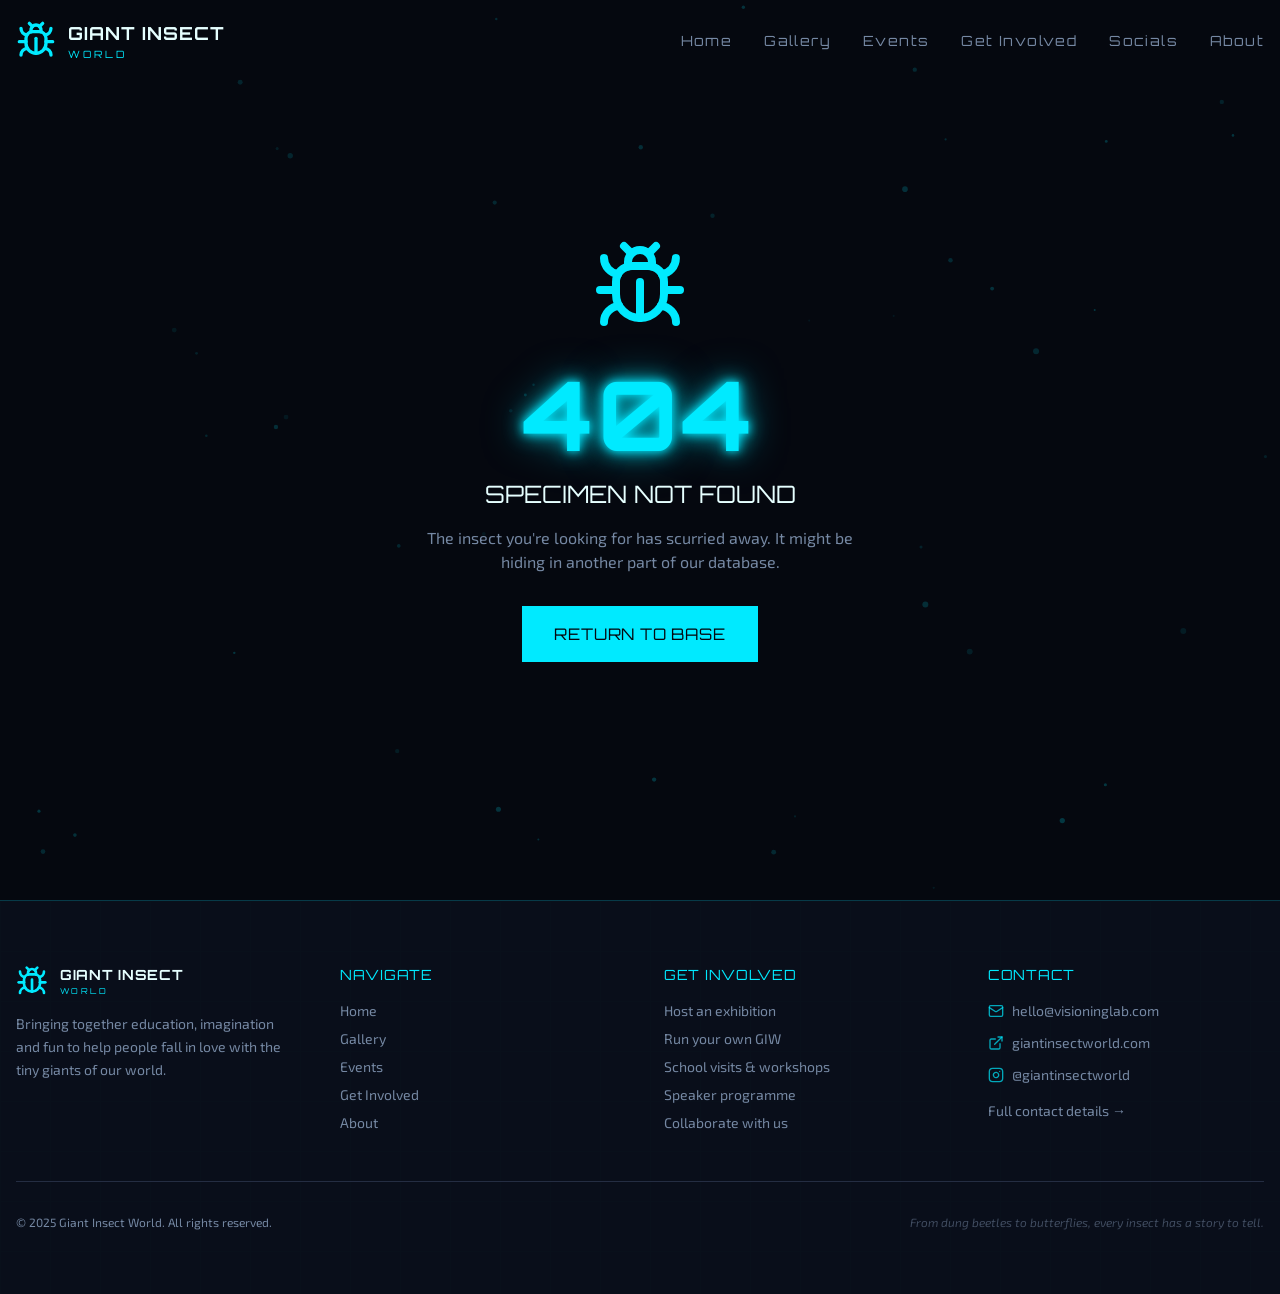
<file: index.html>
<!doctype html>
<html lang="en">
  <head>
    <meta charset="UTF-8" />
    <meta name="viewport" content="width=device-width, initial-scale=1.0" />
    <title>Giant Insect World</title>
    <meta name="description" content="Experience the tiny giants of our world through immersive exhibitions, macro photography, and interactive experiences." />
    <meta name="author" content="Giant Insect World" />

    <meta property="og:title" content="Giant Insect World" />
    <meta property="og:description" content="Experience the tiny giants of our world through immersive exhibitions, macro photography, and interactive experiences." />
    <meta property="og:type" content="website" />

    <meta name="twitter:card" content="summary_large_image" />

    <link rel="icon" type="image/png" href="/giw-logo.png" />
    <link rel="apple-touch-icon" href="/giw-logo.png" />

    <!-- Google tag (gtag.js) -->
    <script async src="https://www.googletagmanager.com/gtag/js?id=G-YJH977F1C5"></script>
    <script>
      window.dataLayer = window.dataLayer || [];
      function gtag(){dataLayer.push(arguments);}
      gtag('js', new Date());

      gtag('config', 'G-YJH977F1C5');
    </script>
    <script type="module" crossorigin src="/assets/index-ntIqo7pc.js"></script>
    <link rel="stylesheet" crossorigin href="/assets/index-DTr05Dn4.css">
  </head>

  <body>
    <div id="root"></div>
  </body>
</html>
</file>
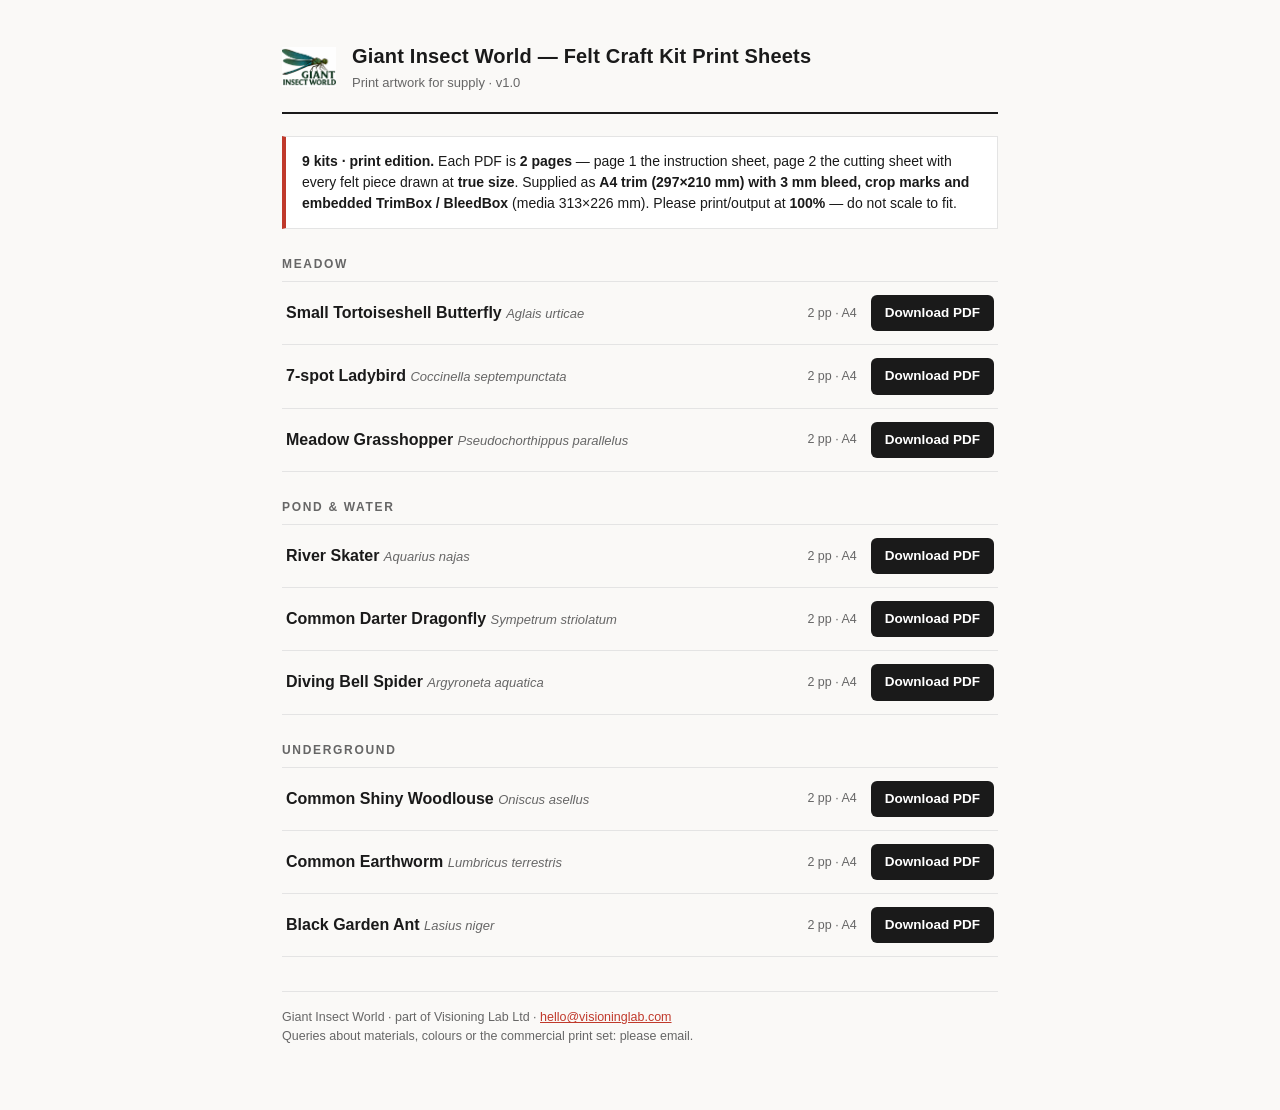
<file: design/pdfs/index.html>
<!doctype html>
<html lang="en">
<head>
<meta charset="utf-8">
<meta name="viewport" content="width=device-width, initial-scale=1">
<meta name="robots" content="noindex">
<title>Giant Insect World — Felt Kit Print Sheets</title>
<style>
  :root{ --ink:#1a1a1a; --soft:#666; --line:#e4e4e4; --bg:#faf9f7; --accent:#c0392b; }
  *{box-sizing:border-box}
  html,body{margin:0}
  body{background:var(--bg); color:var(--ink);
    font-family:-apple-system,"Segoe UI",Roboto,Helvetica,Arial,sans-serif; line-height:1.5;}
  .wrap{max-width:760px; margin:0 auto; padding:40px 22px 64px}
  header{display:flex; align-items:center; gap:16px; border-bottom:2px solid var(--ink); padding-bottom:18px}
  header img{width:54px; height:54px; object-fit:contain}
  h1{font-size:20px; margin:0; letter-spacing:.01em}
  .sub{font-size:13px; color:var(--soft); margin-top:2px}
  .note{background:#fff; border:1px solid var(--line); border-left:4px solid var(--accent);
    padding:14px 16px; margin:22px 0; font-size:14px}
  .note b{color:var(--ink)}
  h2{font-size:12px; letter-spacing:.14em; text-transform:uppercase; color:var(--soft);
    margin:26px 0 8px; font-weight:700}
  ul{list-style:none; margin:0; padding:0; border-top:1px solid var(--line)}
  li{display:flex; align-items:center; gap:14px; padding:13px 4px; border-bottom:1px solid var(--line)}
  li .n{font-weight:600; flex:1}
  li .lat{color:var(--soft); font-style:italic; font-weight:400; font-size:13px}
  li .spec{color:var(--soft); font-size:12.5px; white-space:nowrap}
  li a{white-space:nowrap; text-decoration:none; font-weight:600; color:#fff; background:var(--ink);
    padding:8px 14px; border-radius:6px; font-size:13.5px}
  li a:hover{background:var(--accent)}
  footer{margin-top:34px; padding-top:16px; border-top:1px solid var(--line);
    font-size:12.5px; color:var(--soft)}
  footer a{color:var(--accent)}
  @media(max-width:560px){ li{flex-wrap:wrap} li .spec{order:3; width:100%} }
</style>
</head>
<body>
<div class="wrap">
  <header>
    <img src="/giw-logo.png" alt="Giant Insect World" onerror="this.style.display='none'">
    <div>
      <h1>Giant Insect World — Felt Craft Kit Print Sheets</h1>
      <div class="sub">Print artwork for supply · v1.0</div>
    </div>
  </header>

  <div class="note">
    <b>9 kits · print edition.</b> Each PDF is <b>2 pages</b> — page&nbsp;1 the instruction sheet, page&nbsp;2
    the cutting sheet with every felt piece drawn at <b>true size</b>. Supplied as <b>A4 trim
    (297&times;210&nbsp;mm) with 3&nbsp;mm bleed, crop marks and embedded TrimBox / BleedBox</b>
    (media 313&times;226&nbsp;mm). Please print/output at <b>100%</b> — do not scale to fit.
  </div>

  <h2>Meadow</h2>
  <ul>
    <li><span class="n">Small Tortoiseshell Butterfly <span class="lat">Aglais urticae</span></span><span class="spec">2&nbsp;pp · A4</span><a href="butterfly.pdf" download>Download PDF</a></li>
    <li><span class="n">7-spot Ladybird <span class="lat">Coccinella septempunctata</span></span><span class="spec">2&nbsp;pp · A4</span><a href="ladybird.pdf" download>Download PDF</a></li>
    <li><span class="n">Meadow Grasshopper <span class="lat">Pseudochorthippus parallelus</span></span><span class="spec">2&nbsp;pp · A4</span><a href="grasshopper.pdf" download>Download PDF</a></li>
  </ul>

  <h2>Pond &amp; water</h2>
  <ul>
    <li><span class="n">River Skater <span class="lat">Aquarius najas</span></span><span class="spec">2&nbsp;pp · A4</span><a href="riverskater.pdf" download>Download PDF</a></li>
    <li><span class="n">Common Darter Dragonfly <span class="lat">Sympetrum striolatum</span></span><span class="spec">2&nbsp;pp · A4</span><a href="dragonfly.pdf" download>Download PDF</a></li>
    <li><span class="n">Diving Bell Spider <span class="lat">Argyroneta aquatica</span></span><span class="spec">2&nbsp;pp · A4</span><a href="bellspider.pdf" download>Download PDF</a></li>
  </ul>

  <h2>Underground</h2>
  <ul>
    <li><span class="n">Common Shiny Woodlouse <span class="lat">Oniscus asellus</span></span><span class="spec">2&nbsp;pp · A4</span><a href="woodlouse.pdf" download>Download PDF</a></li>
    <li><span class="n">Common Earthworm <span class="lat">Lumbricus terrestris</span></span><span class="spec">2&nbsp;pp · A4</span><a href="earthworm.pdf" download>Download PDF</a></li>
    <li><span class="n">Black Garden Ant <span class="lat">Lasius niger</span></span><span class="spec">2&nbsp;pp · A4</span><a href="ant.pdf" download>Download PDF</a></li>
  </ul>

  <footer>
    Giant Insect World · part of Visioning Lab Ltd · <a href="mailto:hello@visioninglab.com">hello@visioninglab.com</a><br>
    Queries about materials, colours or the commercial print set: please email.
  </footer>
</div>
</body>
</html>
</file>
<file: assets/index-DTr05Dn4.css>
@import"https://fonts.googleapis.com/css2?family=Orbitron:wght@400;500;600;700;800;900&family=Exo+2:wght@300;400;500;600;700&display=swap";*,:before,:after{--tw-border-spacing-x: 0;--tw-border-spacing-y: 0;--tw-translate-x: 0;--tw-translate-y: 0;--tw-rotate: 0;--tw-skew-x: 0;--tw-skew-y: 0;--tw-scale-x: 1;--tw-scale-y: 1;--tw-pan-x: ;--tw-pan-y: ;--tw-pinch-zoom: ;--tw-scroll-snap-strictness: proximity;--tw-gradient-from-position: ;--tw-gradient-via-position: ;--tw-gradient-to-position: ;--tw-ordinal: ;--tw-slashed-zero: ;--tw-numeric-figure: ;--tw-numeric-spacing: ;--tw-numeric-fraction: ;--tw-ring-inset: ;--tw-ring-offset-width: 0px;--tw-ring-offset-color: #fff;--tw-ring-color: rgb(59 130 246 / .5);--tw-ring-offset-shadow: 0 0 #0000;--tw-ring-shadow: 0 0 #0000;--tw-shadow: 0 0 #0000;--tw-shadow-colored: 0 0 #0000;--tw-blur: ;--tw-brightness: ;--tw-contrast: ;--tw-grayscale: ;--tw-hue-rotate: ;--tw-invert: ;--tw-saturate: ;--tw-sepia: ;--tw-drop-shadow: ;--tw-backdrop-blur: ;--tw-backdrop-brightness: ;--tw-backdrop-contrast: ;--tw-backdrop-grayscale: ;--tw-backdrop-hue-rotate: ;--tw-backdrop-invert: ;--tw-backdrop-opacity: ;--tw-backdrop-saturate: ;--tw-backdrop-sepia: ;--tw-contain-size: ;--tw-contain-layout: ;--tw-contain-paint: ;--tw-contain-style: }::backdrop{--tw-border-spacing-x: 0;--tw-border-spacing-y: 0;--tw-translate-x: 0;--tw-translate-y: 0;--tw-rotate: 0;--tw-skew-x: 0;--tw-skew-y: 0;--tw-scale-x: 1;--tw-scale-y: 1;--tw-pan-x: ;--tw-pan-y: ;--tw-pinch-zoom: ;--tw-scroll-snap-strictness: proximity;--tw-gradient-from-position: ;--tw-gradient-via-position: ;--tw-gradient-to-position: ;--tw-ordinal: ;--tw-slashed-zero: ;--tw-numeric-figure: ;--tw-numeric-spacing: ;--tw-numeric-fraction: ;--tw-ring-inset: ;--tw-ring-offset-width: 0px;--tw-ring-offset-color: #fff;--tw-ring-color: rgb(59 130 246 / .5);--tw-ring-offset-shadow: 0 0 #0000;--tw-ring-shadow: 0 0 #0000;--tw-shadow: 0 0 #0000;--tw-shadow-colored: 0 0 #0000;--tw-blur: ;--tw-brightness: ;--tw-contrast: ;--tw-grayscale: ;--tw-hue-rotate: ;--tw-invert: ;--tw-saturate: ;--tw-sepia: ;--tw-drop-shadow: ;--tw-backdrop-blur: ;--tw-backdrop-brightness: ;--tw-backdrop-contrast: ;--tw-backdrop-grayscale: ;--tw-backdrop-hue-rotate: ;--tw-backdrop-invert: ;--tw-backdrop-opacity: ;--tw-backdrop-saturate: ;--tw-backdrop-sepia: ;--tw-contain-size: ;--tw-contain-layout: ;--tw-contain-paint: ;--tw-contain-style: }*,:before,:after{box-sizing:border-box;border-width:0;border-style:solid;border-color:#e5e7eb}:before,:after{--tw-content: ""}html,:host{line-height:1.5;-webkit-text-size-adjust:100%;-moz-tab-size:4;-o-tab-size:4;tab-size:4;font-family:ui-sans-serif,system-ui,sans-serif,"Apple Color Emoji","Segoe UI Emoji",Segoe UI Symbol,"Noto Color Emoji";font-feature-settings:normal;font-variation-settings:normal;-webkit-tap-highlight-color:transparent}body{margin:0;line-height:inherit}hr{height:0;color:inherit;border-top-width:1px}abbr:where([title]){-webkit-text-decoration:underline dotted;text-decoration:underline dotted}h1,h2,h3,h4,h5,h6{font-size:inherit;font-weight:inherit}a{color:inherit;text-decoration:inherit}b,strong{font-weight:bolder}code,kbd,samp,pre{font-family:ui-monospace,SFMono-Regular,Menlo,Monaco,Consolas,Liberation Mono,Courier New,monospace;font-feature-settings:normal;font-variation-settings:normal;font-size:1em}small{font-size:80%}sub,sup{font-size:75%;line-height:0;position:relative;vertical-align:baseline}sub{bottom:-.25em}sup{top:-.5em}table{text-indent:0;border-color:inherit;border-collapse:collapse}button,input,optgroup,select,textarea{font-family:inherit;font-feature-settings:inherit;font-variation-settings:inherit;font-size:100%;font-weight:inherit;line-height:inherit;letter-spacing:inherit;color:inherit;margin:0;padding:0}button,select{text-transform:none}button,input:where([type=button]),input:where([type=reset]),input:where([type=submit]){-webkit-appearance:button;background-color:transparent;background-image:none}:-moz-focusring{outline:auto}:-moz-ui-invalid{box-shadow:none}progress{vertical-align:baseline}::-webkit-inner-spin-button,::-webkit-outer-spin-button{height:auto}[type=search]{-webkit-appearance:textfield;outline-offset:-2px}::-webkit-search-decoration{-webkit-appearance:none}::-webkit-file-upload-button{-webkit-appearance:button;font:inherit}summary{display:list-item}blockquote,dl,dd,h1,h2,h3,h4,h5,h6,hr,figure,p,pre{margin:0}fieldset{margin:0;padding:0}legend{padding:0}ol,ul,menu{list-style:none;margin:0;padding:0}dialog{padding:0}textarea{resize:vertical}input::-moz-placeholder,textarea::-moz-placeholder{opacity:1;color:#9ca3af}input::placeholder,textarea::placeholder{opacity:1;color:#9ca3af}button,[role=button]{cursor:pointer}:disabled{cursor:default}img,svg,video,canvas,audio,iframe,embed,object{display:block;vertical-align:middle}img,video{max-width:100%;height:auto}[hidden]:where(:not([hidden=until-found])){display:none}:root{--background: 222 47% 4%;--foreground: 180 100% 95%;--card: 222 47% 7%;--card-foreground: 180 100% 95%;--popover: 222 47% 6%;--popover-foreground: 180 100% 95%;--primary: 185 100% 50%;--primary-foreground: 222 47% 4%;--secondary: 150 100% 45%;--secondary-foreground: 222 47% 4%;--muted: 222 30% 15%;--muted-foreground: 215 20% 55%;--accent: 35 100% 55%;--accent-foreground: 222 47% 4%;--destructive: 0 84% 60%;--destructive-foreground: 0 0% 100%;--border: 222 30% 20%;--input: 222 30% 15%;--ring: 185 100% 50%;--radius: .5rem;--neon-cyan: 185 100% 50%;--neon-green: 150 100% 45%;--neon-amber: 35 100% 55%;--neon-purple: 270 100% 60%;--grid-color: 185 50% 15%;--sidebar-background: 222 47% 5%;--sidebar-foreground: 180 100% 95%;--sidebar-primary: 185 100% 50%;--sidebar-primary-foreground: 222 47% 4%;--sidebar-accent: 222 30% 12%;--sidebar-accent-foreground: 180 100% 95%;--sidebar-border: 222 30% 20%;--sidebar-ring: 185 100% 50%}.dark{--background: 222 47% 4%;--foreground: 180 100% 95%;--card: 222 47% 7%;--card-foreground: 180 100% 95%;--popover: 222 47% 6%;--popover-foreground: 180 100% 95%;--primary: 185 100% 50%;--primary-foreground: 222 47% 4%;--secondary: 150 100% 45%;--secondary-foreground: 222 47% 4%;--muted: 222 30% 15%;--muted-foreground: 215 20% 55%;--accent: 35 100% 55%;--accent-foreground: 222 47% 4%;--destructive: 0 62.8% 30.6%;--destructive-foreground: 0 0% 100%;--border: 222 30% 20%;--input: 222 30% 15%;--ring: 185 100% 50%}*{border-color:hsl(var(--border))}body{background-color:hsl(var(--background));color:hsl(var(--foreground));-webkit-font-smoothing:antialiased;-moz-osx-font-smoothing:grayscale;font-family:"Exo 2",sans-serif}h1,h2,h3,h4,h5,h6{font-family:Orbitron,sans-serif;letter-spacing:.05em}.container{width:100%;margin-right:auto;margin-left:auto;padding-right:2rem;padding-left:2rem}@media (min-width: 1400px){.container{max-width:1400px}}.sr-only{position:absolute;width:1px;height:1px;padding:0;margin:-1px;overflow:hidden;clip:rect(0,0,0,0);white-space:nowrap;border-width:0}.pointer-events-none{pointer-events:none}.pointer-events-auto{pointer-events:auto}.visible{visibility:visible}.invisible{visibility:hidden}.fixed{position:fixed}.absolute{position:absolute}.relative{position:relative}.inset-0{top:0;right:0;bottom:0;left:0}.inset-x-0{left:0;right:0}.inset-y-0{top:0;bottom:0}.-bottom-1{bottom:-.25rem}.-bottom-12{bottom:-3rem}.-left-12{left:-3rem}.-right-12{right:-3rem}.-top-12{top:-3rem}.bottom-0{bottom:0}.bottom-10{bottom:2.5rem}.bottom-3{bottom:.75rem}.bottom-4{bottom:1rem}.bottom-6{bottom:1.5rem}.bottom-8{bottom:2rem}.left-0{left:0}.left-1{left:.25rem}.left-1\/2{left:50%}.left-2{left:.5rem}.left-3{left:.75rem}.left-4{left:1rem}.left-8{left:2rem}.left-\[50\%\]{left:50%}.right-0{right:0}.right-1{right:.25rem}.right-2{right:.5rem}.right-3{right:.75rem}.right-4{right:1rem}.right-6{right:1.5rem}.right-8{right:2rem}.top-0{top:0}.top-1\.5{top:.375rem}.top-1\/2{top:50%}.top-2{top:.5rem}.top-3\.5{top:.875rem}.top-4{top:1rem}.top-6{top:1.5rem}.top-8{top:2rem}.top-\[1px\]{top:1px}.top-\[50\%\]{top:50%}.top-\[60\%\]{top:60%}.top-full{top:100%}.z-0{z-index:0}.z-10{z-index:10}.z-20{z-index:20}.z-50{z-index:50}.z-\[100\]{z-index:100}.z-\[1\]{z-index:1}.-mx-1{margin-left:-.25rem;margin-right:-.25rem}.mx-2{margin-left:.5rem;margin-right:.5rem}.mx-3\.5{margin-left:.875rem;margin-right:.875rem}.mx-auto{margin-left:auto;margin-right:auto}.my-0\.5{margin-top:.125rem;margin-bottom:.125rem}.my-1{margin-top:.25rem;margin-bottom:.25rem}.-ml-4{margin-left:-1rem}.-mt-4{margin-top:-1rem}.mb-1{margin-bottom:.25rem}.mb-10{margin-bottom:2.5rem}.mb-12{margin-bottom:3rem}.mb-14{margin-bottom:3.5rem}.mb-16{margin-bottom:4rem}.mb-2{margin-bottom:.5rem}.mb-3{margin-bottom:.75rem}.mb-4{margin-bottom:1rem}.mb-5{margin-bottom:1.25rem}.mb-6{margin-bottom:1.5rem}.mb-8{margin-bottom:2rem}.ml-1{margin-left:.25rem}.ml-auto{margin-left:auto}.mr-2{margin-right:.5rem}.mt-0\.5{margin-top:.125rem}.mt-1{margin-top:.25rem}.mt-1\.5{margin-top:.375rem}.mt-10{margin-top:2.5rem}.mt-12{margin-top:3rem}.mt-14{margin-top:3.5rem}.mt-16{margin-top:4rem}.mt-2{margin-top:.5rem}.mt-24{margin-top:6rem}.mt-3{margin-top:.75rem}.mt-4{margin-top:1rem}.mt-6{margin-top:1.5rem}.mt-8{margin-top:2rem}.mt-auto{margin-top:auto}.block{display:block}.flex{display:flex}.inline-flex{display:inline-flex}.table{display:table}.grid{display:grid}.hidden{display:none}.aspect-\[16\/9\]{aspect-ratio:16/9}.aspect-square{aspect-ratio:1 / 1}.aspect-video{aspect-ratio:16 / 9}.size-4{width:1rem;height:1rem}.h-0\.5{height:.125rem}.h-1\.5{height:.375rem}.h-10{height:2.5rem}.h-11{height:2.75rem}.h-12{height:3rem}.h-2{height:.5rem}.h-2\.5{height:.625rem}.h-20{height:5rem}.h-24{height:6rem}.h-3{height:.75rem}.h-3\.5{height:.875rem}.h-4{height:1rem}.h-5{height:1.25rem}.h-6{height:1.5rem}.h-7{height:1.75rem}.h-8{height:2rem}.h-9{height:2.25rem}.h-\[1px\]{height:1px}.h-\[2px\]{height:2px}.h-\[var\(--radix-navigation-menu-viewport-height\)\]{height:var(--radix-navigation-menu-viewport-height)}.h-\[var\(--radix-select-trigger-height\)\]{height:var(--radix-select-trigger-height)}.h-auto{height:auto}.h-full{height:100%}.h-px{height:1px}.h-screen{height:100vh}.h-svh{height:100svh}.max-h-96{max-height:24rem}.max-h-\[300px\]{max-height:300px}.max-h-\[90vh\]{max-height:90vh}.max-h-screen{max-height:100vh}.min-h-0{min-height:0px}.min-h-\[280px\]{min-height:280px}.min-h-\[70vh\]{min-height:70vh}.min-h-\[80px\]{min-height:80px}.min-h-\[80vh\]{min-height:80vh}.min-h-screen{min-height:100vh}.min-h-svh{min-height:100svh}.w-0{width:0px}.w-1{width:.25rem}.w-1\.5{width:.375rem}.w-10{width:2.5rem}.w-11{width:2.75rem}.w-12{width:3rem}.w-2{width:.5rem}.w-2\.5{width:.625rem}.w-24{width:6rem}.w-3{width:.75rem}.w-3\.5{width:.875rem}.w-3\/4{width:75%}.w-4{width:1rem}.w-5{width:1.25rem}.w-6{width:1.5rem}.w-64{width:16rem}.w-7{width:1.75rem}.w-72{width:18rem}.w-8{width:2rem}.w-9{width:2.25rem}.w-\[--sidebar-width\]{width:var(--sidebar-width)}.w-\[100px\]{width:100px}.w-\[1px\]{width:1px}.w-auto{width:auto}.w-full{width:100%}.w-max{width:-moz-max-content;width:max-content}.w-px{width:1px}.min-w-0{min-width:0px}.min-w-5{min-width:1.25rem}.min-w-\[12rem\]{min-width:12rem}.min-w-\[8rem\]{min-width:8rem}.min-w-\[var\(--radix-select-trigger-width\)\]{min-width:var(--radix-select-trigger-width)}.max-w-2xl{max-width:42rem}.max-w-3xl{max-width:48rem}.max-w-4xl{max-width:56rem}.max-w-5xl{max-width:64rem}.max-w-6xl{max-width:72rem}.max-w-\[--skeleton-width\]{max-width:var(--skeleton-width)}.max-w-lg{max-width:32rem}.max-w-max{max-width:-moz-max-content;max-width:max-content}.max-w-md{max-width:28rem}.flex-1{flex:1 1 0%}.flex-shrink-0,.shrink-0{flex-shrink:0}.grow{flex-grow:1}.grow-0{flex-grow:0}.basis-full{flex-basis:100%}.caption-bottom{caption-side:bottom}.border-collapse{border-collapse:collapse}.origin-left{transform-origin:left}.-translate-x-1\/2{--tw-translate-x: -50%;transform:translate(var(--tw-translate-x),var(--tw-translate-y)) rotate(var(--tw-rotate)) skew(var(--tw-skew-x)) skewY(var(--tw-skew-y)) scaleX(var(--tw-scale-x)) scaleY(var(--tw-scale-y))}.-translate-x-4{--tw-translate-x: -1rem;transform:translate(var(--tw-translate-x),var(--tw-translate-y)) rotate(var(--tw-rotate)) skew(var(--tw-skew-x)) skewY(var(--tw-skew-y)) scaleX(var(--tw-scale-x)) scaleY(var(--tw-scale-y))}.-translate-x-px{--tw-translate-x: -1px;transform:translate(var(--tw-translate-x),var(--tw-translate-y)) rotate(var(--tw-rotate)) skew(var(--tw-skew-x)) skewY(var(--tw-skew-y)) scaleX(var(--tw-scale-x)) scaleY(var(--tw-scale-y))}.-translate-y-1\/2{--tw-translate-y: -50%;transform:translate(var(--tw-translate-x),var(--tw-translate-y)) rotate(var(--tw-rotate)) skew(var(--tw-skew-x)) skewY(var(--tw-skew-y)) scaleX(var(--tw-scale-x)) scaleY(var(--tw-scale-y))}.translate-x-4{--tw-translate-x: 1rem;transform:translate(var(--tw-translate-x),var(--tw-translate-y)) rotate(var(--tw-rotate)) skew(var(--tw-skew-x)) skewY(var(--tw-skew-y)) scaleX(var(--tw-scale-x)) scaleY(var(--tw-scale-y))}.translate-x-\[-50\%\]{--tw-translate-x: -50%;transform:translate(var(--tw-translate-x),var(--tw-translate-y)) rotate(var(--tw-rotate)) skew(var(--tw-skew-x)) skewY(var(--tw-skew-y)) scaleX(var(--tw-scale-x)) scaleY(var(--tw-scale-y))}.translate-x-px{--tw-translate-x: 1px;transform:translate(var(--tw-translate-x),var(--tw-translate-y)) rotate(var(--tw-rotate)) skew(var(--tw-skew-x)) skewY(var(--tw-skew-y)) scaleX(var(--tw-scale-x)) scaleY(var(--tw-scale-y))}.translate-y-\[-50\%\]{--tw-translate-y: -50%;transform:translate(var(--tw-translate-x),var(--tw-translate-y)) rotate(var(--tw-rotate)) skew(var(--tw-skew-x)) skewY(var(--tw-skew-y)) scaleX(var(--tw-scale-x)) scaleY(var(--tw-scale-y))}.rotate-45{--tw-rotate: 45deg;transform:translate(var(--tw-translate-x),var(--tw-translate-y)) rotate(var(--tw-rotate)) skew(var(--tw-skew-x)) skewY(var(--tw-skew-y)) scaleX(var(--tw-scale-x)) scaleY(var(--tw-scale-y))}.rotate-90{--tw-rotate: 90deg;transform:translate(var(--tw-translate-x),var(--tw-translate-y)) rotate(var(--tw-rotate)) skew(var(--tw-skew-x)) skewY(var(--tw-skew-y)) scaleX(var(--tw-scale-x)) scaleY(var(--tw-scale-y))}.scale-x-0{--tw-scale-x: 0;transform:translate(var(--tw-translate-x),var(--tw-translate-y)) rotate(var(--tw-rotate)) skew(var(--tw-skew-x)) skewY(var(--tw-skew-y)) scaleX(var(--tw-scale-x)) scaleY(var(--tw-scale-y))}.transform{transform:translate(var(--tw-translate-x),var(--tw-translate-y)) rotate(var(--tw-rotate)) skew(var(--tw-skew-x)) skewY(var(--tw-skew-y)) scaleX(var(--tw-scale-x)) scaleY(var(--tw-scale-y))}@keyframes pulse{50%{opacity:.5}}.animate-pulse{animation:pulse 2s cubic-bezier(.4,0,.6,1) infinite}.cursor-default{cursor:default}.cursor-pointer{cursor:pointer}.cursor-text{cursor:text}.touch-none{touch-action:none}.select-none{-webkit-user-select:none;-moz-user-select:none;user-select:none}.resize{resize:both}.list-none{list-style-type:none}.grid-cols-1{grid-template-columns:repeat(1,minmax(0,1fr))}.grid-cols-2{grid-template-columns:repeat(2,minmax(0,1fr))}.grid-cols-3{grid-template-columns:repeat(3,minmax(0,1fr))}.flex-row{flex-direction:row}.flex-col{flex-direction:column}.flex-col-reverse{flex-direction:column-reverse}.flex-wrap{flex-wrap:wrap}.items-start{align-items:flex-start}.items-end{align-items:flex-end}.items-center{align-items:center}.items-baseline{align-items:baseline}.items-stretch{align-items:stretch}.justify-center{justify-content:center}.justify-between{justify-content:space-between}.gap-1{gap:.25rem}.gap-1\.5{gap:.375rem}.gap-16{gap:4rem}.gap-2{gap:.5rem}.gap-3{gap:.75rem}.gap-4{gap:1rem}.gap-5{gap:1.25rem}.gap-6{gap:1.5rem}.gap-8{gap:2rem}.space-x-1>:not([hidden])~:not([hidden]){--tw-space-x-reverse: 0;margin-right:calc(.25rem * var(--tw-space-x-reverse));margin-left:calc(.25rem * calc(1 - var(--tw-space-x-reverse)))}.space-x-4>:not([hidden])~:not([hidden]){--tw-space-x-reverse: 0;margin-right:calc(1rem * var(--tw-space-x-reverse));margin-left:calc(1rem * calc(1 - var(--tw-space-x-reverse)))}.space-y-1>:not([hidden])~:not([hidden]){--tw-space-y-reverse: 0;margin-top:calc(.25rem * calc(1 - var(--tw-space-y-reverse)));margin-bottom:calc(.25rem * var(--tw-space-y-reverse))}.space-y-1\.5>:not([hidden])~:not([hidden]){--tw-space-y-reverse: 0;margin-top:calc(.375rem * calc(1 - var(--tw-space-y-reverse)));margin-bottom:calc(.375rem * var(--tw-space-y-reverse))}.space-y-12>:not([hidden])~:not([hidden]){--tw-space-y-reverse: 0;margin-top:calc(3rem * calc(1 - var(--tw-space-y-reverse)));margin-bottom:calc(3rem * var(--tw-space-y-reverse))}.space-y-2>:not([hidden])~:not([hidden]){--tw-space-y-reverse: 0;margin-top:calc(.5rem * calc(1 - var(--tw-space-y-reverse)));margin-bottom:calc(.5rem * var(--tw-space-y-reverse))}.space-y-3>:not([hidden])~:not([hidden]){--tw-space-y-reverse: 0;margin-top:calc(.75rem * calc(1 - var(--tw-space-y-reverse)));margin-bottom:calc(.75rem * var(--tw-space-y-reverse))}.space-y-4>:not([hidden])~:not([hidden]){--tw-space-y-reverse: 0;margin-top:calc(1rem * calc(1 - var(--tw-space-y-reverse)));margin-bottom:calc(1rem * var(--tw-space-y-reverse))}.space-y-6>:not([hidden])~:not([hidden]){--tw-space-y-reverse: 0;margin-top:calc(1.5rem * calc(1 - var(--tw-space-y-reverse)));margin-bottom:calc(1.5rem * var(--tw-space-y-reverse))}.overflow-auto{overflow:auto}.overflow-hidden{overflow:hidden}.overflow-y-auto{overflow-y:auto}.overflow-x-hidden{overflow-x:hidden}.truncate{overflow:hidden;text-overflow:ellipsis;white-space:nowrap}.whitespace-nowrap{white-space:nowrap}.break-words{overflow-wrap:break-word}.rounded{border-radius:.25rem}.rounded-\[2px\]{border-radius:2px}.rounded-\[inherit\]{border-radius:inherit}.rounded-full{border-radius:9999px}.rounded-lg{border-radius:var(--radius)}.rounded-md{border-radius:calc(var(--radius) - 2px)}.rounded-sm{border-radius:calc(var(--radius) - 4px)}.rounded-xl{border-radius:.75rem}.rounded-t-\[10px\]{border-top-left-radius:10px;border-top-right-radius:10px}.rounded-tl-sm{border-top-left-radius:calc(var(--radius) - 4px)}.border{border-width:1px}.border-2{border-width:2px}.border-\[1\.5px\]{border-width:1.5px}.border-y{border-top-width:1px;border-bottom-width:1px}.border-b{border-bottom-width:1px}.border-b-2{border-bottom-width:2px}.border-l{border-left-width:1px}.border-l-2{border-left-width:2px}.border-r{border-right-width:1px}.border-r-2{border-right-width:2px}.border-t{border-top-width:1px}.border-t-2{border-top-width:2px}.border-dashed{border-style:dashed}.border-\[--color-border\]{border-color:var(--color-border)}.border-accent\/30{border-color:hsl(var(--accent) / .3)}.border-border{border-color:hsl(var(--border))}.border-border\/50{border-color:hsl(var(--border) / .5)}.border-destructive{border-color:hsl(var(--destructive))}.border-destructive\/50{border-color:hsl(var(--destructive) / .5)}.border-green-400\/30{border-color:#4ade804d}.border-green-400\/40{border-color:#4ade8066}.border-input{border-color:hsl(var(--input))}.border-primary{border-color:hsl(var(--primary))}.border-primary\/0{border-color:hsl(var(--primary) / 0)}.border-primary\/20{border-color:hsl(var(--primary) / .2)}.border-primary\/30{border-color:hsl(var(--primary) / .3)}.border-primary\/50{border-color:hsl(var(--primary) / .5)}.border-secondary\/30{border-color:hsl(var(--secondary) / .3)}.border-sidebar-border{border-color:hsl(var(--sidebar-border))}.border-transparent{border-color:transparent}.border-white\/10{border-color:#ffffff1a}.border-white\/15{border-color:#ffffff26}.border-l-transparent{border-left-color:transparent}.border-t-transparent{border-top-color:transparent}.bg-\[--color-bg\]{background-color:var(--color-bg)}.bg-accent{background-color:hsl(var(--accent))}.bg-background{background-color:hsl(var(--background))}.bg-background\/50{background-color:hsl(var(--background) / .5)}.bg-background\/90{background-color:hsl(var(--background) / .9)}.bg-background\/95{background-color:hsl(var(--background) / .95)}.bg-black{--tw-bg-opacity: 1;background-color:rgb(0 0 0 / var(--tw-bg-opacity, 1))}.bg-black\/40{background-color:#0006}.bg-black\/80{background-color:#000c}.bg-border{background-color:hsl(var(--border))}.bg-card{background-color:hsl(var(--card))}.bg-card\/50{background-color:hsl(var(--card) / .5)}.bg-destructive{background-color:hsl(var(--destructive))}.bg-foreground{background-color:hsl(var(--foreground))}.bg-green-500\/10{background-color:#22c55e1a}.bg-green-500\/15{background-color:#22c55e26}.bg-green-500\/20{background-color:#22c55e33}.bg-green-950\/60{background-color:#052e1699}.bg-muted{background-color:hsl(var(--muted))}.bg-muted-foreground\/30{background-color:hsl(var(--muted-foreground) / .3)}.bg-muted\/20{background-color:hsl(var(--muted) / .2)}.bg-muted\/50{background-color:hsl(var(--muted) / .5)}.bg-popover{background-color:hsl(var(--popover))}.bg-primary{background-color:hsl(var(--primary))}.bg-primary\/20{background-color:hsl(var(--primary) / .2)}.bg-primary\/30{background-color:hsl(var(--primary) / .3)}.bg-primary\/5{background-color:hsl(var(--primary) / .05)}.bg-secondary{background-color:hsl(var(--secondary))}.bg-sidebar{background-color:hsl(var(--sidebar-background))}.bg-sidebar-border{background-color:hsl(var(--sidebar-border))}.bg-transparent{background-color:transparent}.bg-white\/5{background-color:#ffffff0d}.bg-gradient-to-b{background-image:linear-gradient(to bottom,var(--tw-gradient-stops))}.bg-gradient-to-r{background-image:linear-gradient(to right,var(--tw-gradient-stops))}.bg-gradient-to-t{background-image:linear-gradient(to top,var(--tw-gradient-stops))}.from-background{--tw-gradient-from: hsl(var(--background)) var(--tw-gradient-from-position);--tw-gradient-to: hsl(var(--background) / 0) var(--tw-gradient-to-position);--tw-gradient-stops: var(--tw-gradient-from), var(--tw-gradient-to)}.from-background\/80{--tw-gradient-from: hsl(var(--background) / .8) var(--tw-gradient-from-position);--tw-gradient-to: hsl(var(--background) / 0) var(--tw-gradient-to-position);--tw-gradient-stops: var(--tw-gradient-from), var(--tw-gradient-to)}.from-black{--tw-gradient-from: #000 var(--tw-gradient-from-position);--tw-gradient-to: rgb(0 0 0 / 0) var(--tw-gradient-to-position);--tw-gradient-stops: var(--tw-gradient-from), var(--tw-gradient-to)}.from-card{--tw-gradient-from: hsl(var(--card)) var(--tw-gradient-from-position);--tw-gradient-to: hsl(var(--card) / 0) var(--tw-gradient-to-position);--tw-gradient-stops: var(--tw-gradient-from), var(--tw-gradient-to)}.from-card\/60{--tw-gradient-from: hsl(var(--card) / .6) var(--tw-gradient-from-position);--tw-gradient-to: hsl(var(--card) / 0) var(--tw-gradient-to-position);--tw-gradient-stops: var(--tw-gradient-from), var(--tw-gradient-to)}.from-card\/80{--tw-gradient-from: hsl(var(--card) / .8) var(--tw-gradient-from-position);--tw-gradient-to: hsl(var(--card) / 0) var(--tw-gradient-to-position);--tw-gradient-stops: var(--tw-gradient-from), var(--tw-gradient-to)}.from-green-950{--tw-gradient-from: #052e16 var(--tw-gradient-from-position);--tw-gradient-to: rgb(5 46 22 / 0) var(--tw-gradient-to-position);--tw-gradient-stops: var(--tw-gradient-from), var(--tw-gradient-to)}.from-primary\/50{--tw-gradient-from: hsl(var(--primary) / .5) var(--tw-gradient-from-position);--tw-gradient-to: hsl(var(--primary) / 0) var(--tw-gradient-to-position);--tw-gradient-stops: var(--tw-gradient-from), var(--tw-gradient-to)}.from-transparent{--tw-gradient-from: transparent var(--tw-gradient-from-position);--tw-gradient-to: rgb(0 0 0 / 0) var(--tw-gradient-to-position);--tw-gradient-stops: var(--tw-gradient-from), var(--tw-gradient-to)}.via-background\/60{--tw-gradient-to: hsl(var(--background) / 0) var(--tw-gradient-to-position);--tw-gradient-stops: var(--tw-gradient-from), hsl(var(--background) / .6) var(--tw-gradient-via-position), var(--tw-gradient-to)}.via-green-950\/40{--tw-gradient-to: rgb(5 46 22 / 0) var(--tw-gradient-to-position);--tw-gradient-stops: var(--tw-gradient-from), rgb(5 46 22 / .4) var(--tw-gradient-via-position), var(--tw-gradient-to)}.via-primary{--tw-gradient-to: hsl(var(--primary) / 0) var(--tw-gradient-to-position);--tw-gradient-stops: var(--tw-gradient-from), hsl(var(--primary)) var(--tw-gradient-via-position), var(--tw-gradient-to)}.via-primary\/50{--tw-gradient-to: hsl(var(--primary) / 0) var(--tw-gradient-to-position);--tw-gradient-stops: var(--tw-gradient-from), hsl(var(--primary) / .5) var(--tw-gradient-via-position), var(--tw-gradient-to)}.via-transparent{--tw-gradient-to: rgb(0 0 0 / 0) var(--tw-gradient-to-position);--tw-gradient-stops: var(--tw-gradient-from), transparent var(--tw-gradient-via-position), var(--tw-gradient-to)}.to-background\/40{--tw-gradient-to: hsl(var(--background) / .4) var(--tw-gradient-to-position)}.to-background\/80{--tw-gradient-to: hsl(var(--background) / .8) var(--tw-gradient-to-position)}.to-black{--tw-gradient-to: #000 var(--tw-gradient-to-position)}.to-card\/50{--tw-gradient-to: hsl(var(--card) / .5) var(--tw-gradient-to-position)}.to-green-950{--tw-gradient-to: #052e16 var(--tw-gradient-to-position)}.to-transparent{--tw-gradient-to: transparent var(--tw-gradient-to-position)}.fill-current{fill:currentColor}.object-cover{-o-object-fit:cover;object-fit:cover}.p-0{padding:0}.p-1{padding:.25rem}.p-2{padding:.5rem}.p-3{padding:.75rem}.p-4{padding:1rem}.p-5{padding:1.25rem}.p-6{padding:1.5rem}.p-8{padding:2rem}.p-\[1px\]{padding:1px}.px-0\.5{padding-left:.125rem;padding-right:.125rem}.px-1{padding-left:.25rem;padding-right:.25rem}.px-2{padding-left:.5rem;padding-right:.5rem}.px-2\.5{padding-left:.625rem;padding-right:.625rem}.px-3{padding-left:.75rem;padding-right:.75rem}.px-4{padding-left:1rem;padding-right:1rem}.px-5{padding-left:1.25rem;padding-right:1.25rem}.px-6{padding-left:1.5rem;padding-right:1.5rem}.px-8{padding-left:2rem;padding-right:2rem}.py-0\.5{padding-top:.125rem;padding-bottom:.125rem}.py-1{padding-top:.25rem;padding-bottom:.25rem}.py-1\.5{padding-top:.375rem;padding-bottom:.375rem}.py-16{padding-top:4rem;padding-bottom:4rem}.py-2{padding-top:.5rem;padding-bottom:.5rem}.py-2\.5{padding-top:.625rem;padding-bottom:.625rem}.py-20{padding-top:5rem;padding-bottom:5rem}.py-24{padding-top:6rem;padding-bottom:6rem}.py-3{padding-top:.75rem;padding-bottom:.75rem}.py-4{padding-top:1rem;padding-bottom:1rem}.py-6{padding-top:1.5rem;padding-bottom:1.5rem}.pb-16{padding-bottom:4rem}.pb-20{padding-bottom:5rem}.pb-3{padding-bottom:.75rem}.pb-4{padding-bottom:1rem}.pl-2\.5{padding-left:.625rem}.pl-4{padding-left:1rem}.pl-8{padding-left:2rem}.pr-2{padding-right:.5rem}.pr-2\.5{padding-right:.625rem}.pr-8{padding-right:2rem}.pt-0{padding-top:0}.pt-1{padding-top:.25rem}.pt-16{padding-top:4rem}.pt-20{padding-top:5rem}.pt-24{padding-top:6rem}.pt-28{padding-top:7rem}.pt-3{padding-top:.75rem}.pt-32{padding-top:8rem}.pt-4{padding-top:1rem}.pt-6{padding-top:1.5rem}.pt-8{padding-top:2rem}.text-left{text-align:left}.text-center{text-align:center}.text-right{text-align:right}.align-middle{vertical-align:middle}.font-body{font-family:Exo 2,sans-serif}.font-display{font-family:Orbitron,sans-serif}.font-mono{font-family:ui-monospace,SFMono-Regular,Menlo,Monaco,Consolas,Liberation Mono,Courier New,monospace}.text-2xl{font-size:1.5rem;line-height:2rem}.text-3xl{font-size:1.875rem;line-height:2.25rem}.text-4xl{font-size:2.25rem;line-height:2.5rem}.text-5xl{font-size:3rem;line-height:1}.text-6xl{font-size:3.75rem;line-height:1}.text-\[0\.8rem\]{font-size:.8rem}.text-\[10px\]{font-size:10px}.text-\[8px\]{font-size:8px}.text-base{font-size:1rem;line-height:1.5rem}.text-lg{font-size:1.125rem;line-height:1.75rem}.text-sm{font-size:.875rem;line-height:1.25rem}.text-xl{font-size:1.25rem;line-height:1.75rem}.text-xs{font-size:.75rem;line-height:1rem}.font-bold{font-weight:700}.font-medium{font-weight:500}.font-normal{font-weight:400}.font-semibold{font-weight:600}.uppercase{text-transform:uppercase}.capitalize{text-transform:capitalize}.italic{font-style:italic}.tabular-nums{--tw-numeric-spacing: tabular-nums;font-variant-numeric:var(--tw-ordinal) var(--tw-slashed-zero) var(--tw-numeric-figure) var(--tw-numeric-spacing) var(--tw-numeric-fraction)}.leading-none{line-height:1}.leading-relaxed{line-height:1.625}.leading-tight{line-height:1.25}.tracking-\[0\.2em\]{letter-spacing:.2em}.tracking-\[0\.3em\]{letter-spacing:.3em}.tracking-\[0\.5em\]{letter-spacing:.5em}.tracking-tight{letter-spacing:-.025em}.tracking-wide{letter-spacing:.025em}.tracking-wider{letter-spacing:.05em}.tracking-widest{letter-spacing:.1em}.text-accent{color:hsl(var(--accent))}.text-accent-foreground{color:hsl(var(--accent-foreground))}.text-card-foreground{color:hsl(var(--card-foreground))}.text-current{color:currentColor}.text-destructive{color:hsl(var(--destructive))}.text-destructive-foreground{color:hsl(var(--destructive-foreground))}.text-foreground{color:hsl(var(--foreground))}.text-foreground\/50{color:hsl(var(--foreground) / .5)}.text-foreground\/80{color:hsl(var(--foreground) / .8)}.text-green-100{--tw-text-opacity: 1;color:rgb(220 252 231 / var(--tw-text-opacity, 1))}.text-green-100\/60{color:#dcfce799}.text-green-100\/70{color:#dcfce7b3}.text-green-100\/80{color:#dcfce7cc}.text-green-100\/85{color:#dcfce7d9}.text-green-100\/90{color:#dcfce7e6}.text-green-200\/70{color:#bbf7d0b3}.text-green-300{--tw-text-opacity: 1;color:rgb(134 239 172 / var(--tw-text-opacity, 1))}.text-green-300\/80{color:#86efaccc}.text-green-400{--tw-text-opacity: 1;color:rgb(74 222 128 / var(--tw-text-opacity, 1))}.text-muted-foreground{color:hsl(var(--muted-foreground))}.text-muted-foreground\/50{color:hsl(var(--muted-foreground) / .5)}.text-muted-foreground\/60{color:hsl(var(--muted-foreground) / .6)}.text-muted-foreground\/70{color:hsl(var(--muted-foreground) / .7)}.text-muted-foreground\/80{color:hsl(var(--muted-foreground) / .8)}.text-orange-500{--tw-text-opacity: 1;color:rgb(249 115 22 / var(--tw-text-opacity, 1))}.text-popover-foreground{color:hsl(var(--popover-foreground))}.text-primary{color:hsl(var(--primary))}.text-primary-foreground{color:hsl(var(--primary-foreground))}.text-primary\/20{color:hsl(var(--primary) / .2)}.text-primary\/70{color:hsl(var(--primary) / .7)}.text-secondary{color:hsl(var(--secondary))}.text-secondary-foreground{color:hsl(var(--secondary-foreground))}.text-sidebar-foreground{color:hsl(var(--sidebar-foreground))}.text-sidebar-foreground\/70{color:hsl(var(--sidebar-foreground) / .7)}.text-white{--tw-text-opacity: 1;color:rgb(255 255 255 / var(--tw-text-opacity, 1))}.underline{text-decoration-line:underline}.underline-offset-2{text-underline-offset:2px}.underline-offset-4{text-underline-offset:4px}.opacity-0{opacity:0}.opacity-40{opacity:.4}.opacity-5{opacity:.05}.opacity-50{opacity:.5}.opacity-60{opacity:.6}.opacity-70{opacity:.7}.opacity-90{opacity:.9}.shadow-\[0_0_0_1px_hsl\(var\(--sidebar-border\)\)\]{--tw-shadow: 0 0 0 1px hsl(var(--sidebar-border));--tw-shadow-colored: 0 0 0 1px var(--tw-shadow-color);box-shadow:var(--tw-ring-offset-shadow, 0 0 #0000),var(--tw-ring-shadow, 0 0 #0000),var(--tw-shadow)}.shadow-lg{--tw-shadow: 0 10px 15px -3px rgb(0 0 0 / .1), 0 4px 6px -4px rgb(0 0 0 / .1);--tw-shadow-colored: 0 10px 15px -3px var(--tw-shadow-color), 0 4px 6px -4px var(--tw-shadow-color);box-shadow:var(--tw-ring-offset-shadow, 0 0 #0000),var(--tw-ring-shadow, 0 0 #0000),var(--tw-shadow)}.shadow-md{--tw-shadow: 0 4px 6px -1px rgb(0 0 0 / .1), 0 2px 4px -2px rgb(0 0 0 / .1);--tw-shadow-colored: 0 4px 6px -1px var(--tw-shadow-color), 0 2px 4px -2px var(--tw-shadow-color);box-shadow:var(--tw-ring-offset-shadow, 0 0 #0000),var(--tw-ring-shadow, 0 0 #0000),var(--tw-shadow)}.shadow-none{--tw-shadow: 0 0 #0000;--tw-shadow-colored: 0 0 #0000;box-shadow:var(--tw-ring-offset-shadow, 0 0 #0000),var(--tw-ring-shadow, 0 0 #0000),var(--tw-shadow)}.shadow-sm{--tw-shadow: 0 1px 2px 0 rgb(0 0 0 / .05);--tw-shadow-colored: 0 1px 2px 0 var(--tw-shadow-color);box-shadow:var(--tw-ring-offset-shadow, 0 0 #0000),var(--tw-ring-shadow, 0 0 #0000),var(--tw-shadow)}.shadow-xl{--tw-shadow: 0 20px 25px -5px rgb(0 0 0 / .1), 0 8px 10px -6px rgb(0 0 0 / .1);--tw-shadow-colored: 0 20px 25px -5px var(--tw-shadow-color), 0 8px 10px -6px var(--tw-shadow-color);box-shadow:var(--tw-ring-offset-shadow, 0 0 #0000),var(--tw-ring-shadow, 0 0 #0000),var(--tw-shadow)}.outline-none{outline:2px solid transparent;outline-offset:2px}.outline{outline-style:solid}.ring-0{--tw-ring-offset-shadow: var(--tw-ring-inset) 0 0 0 var(--tw-ring-offset-width) var(--tw-ring-offset-color);--tw-ring-shadow: var(--tw-ring-inset) 0 0 0 calc(0px + var(--tw-ring-offset-width)) var(--tw-ring-color);box-shadow:var(--tw-ring-offset-shadow),var(--tw-ring-shadow),var(--tw-shadow, 0 0 #0000)}.ring-2{--tw-ring-offset-shadow: var(--tw-ring-inset) 0 0 0 var(--tw-ring-offset-width) var(--tw-ring-offset-color);--tw-ring-shadow: var(--tw-ring-inset) 0 0 0 calc(2px + var(--tw-ring-offset-width)) var(--tw-ring-color);box-shadow:var(--tw-ring-offset-shadow),var(--tw-ring-shadow),var(--tw-shadow, 0 0 #0000)}.ring-ring{--tw-ring-color: hsl(var(--ring))}.ring-sidebar-ring{--tw-ring-color: hsl(var(--sidebar-ring))}.ring-offset-background{--tw-ring-offset-color: hsl(var(--background))}.blur{--tw-blur: blur(8px);filter:var(--tw-blur) var(--tw-brightness) var(--tw-contrast) var(--tw-grayscale) var(--tw-hue-rotate) var(--tw-invert) var(--tw-saturate) var(--tw-sepia) var(--tw-drop-shadow)}.blur-xl{--tw-blur: blur(24px);filter:var(--tw-blur) var(--tw-brightness) var(--tw-contrast) var(--tw-grayscale) var(--tw-hue-rotate) var(--tw-invert) var(--tw-saturate) var(--tw-sepia) var(--tw-drop-shadow)}.filter{filter:var(--tw-blur) var(--tw-brightness) var(--tw-contrast) var(--tw-grayscale) var(--tw-hue-rotate) var(--tw-invert) var(--tw-saturate) var(--tw-sepia) var(--tw-drop-shadow)}.backdrop-blur-md{--tw-backdrop-blur: blur(12px);-webkit-backdrop-filter:var(--tw-backdrop-blur) var(--tw-backdrop-brightness) var(--tw-backdrop-contrast) var(--tw-backdrop-grayscale) var(--tw-backdrop-hue-rotate) var(--tw-backdrop-invert) var(--tw-backdrop-opacity) var(--tw-backdrop-saturate) var(--tw-backdrop-sepia);backdrop-filter:var(--tw-backdrop-blur) var(--tw-backdrop-brightness) var(--tw-backdrop-contrast) var(--tw-backdrop-grayscale) var(--tw-backdrop-hue-rotate) var(--tw-backdrop-invert) var(--tw-backdrop-opacity) var(--tw-backdrop-saturate) var(--tw-backdrop-sepia)}.transition{transition-property:color,background-color,border-color,text-decoration-color,fill,stroke,opacity,box-shadow,transform,filter,-webkit-backdrop-filter;transition-property:color,background-color,border-color,text-decoration-color,fill,stroke,opacity,box-shadow,transform,filter,backdrop-filter;transition-property:color,background-color,border-color,text-decoration-color,fill,stroke,opacity,box-shadow,transform,filter,backdrop-filter,-webkit-backdrop-filter;transition-timing-function:cubic-bezier(.4,0,.2,1);transition-duration:.15s}.transition-\[left\,right\,width\]{transition-property:left,right,width;transition-timing-function:cubic-bezier(.4,0,.2,1);transition-duration:.15s}.transition-\[margin\,opa\]{transition-property:margin,opa;transition-timing-function:cubic-bezier(.4,0,.2,1);transition-duration:.15s}.transition-\[width\,height\,padding\]{transition-property:width,height,padding;transition-timing-function:cubic-bezier(.4,0,.2,1);transition-duration:.15s}.transition-\[width\]{transition-property:width;transition-timing-function:cubic-bezier(.4,0,.2,1);transition-duration:.15s}.transition-all{transition-property:all;transition-timing-function:cubic-bezier(.4,0,.2,1);transition-duration:.15s}.transition-colors{transition-property:color,background-color,border-color,text-decoration-color,fill,stroke;transition-timing-function:cubic-bezier(.4,0,.2,1);transition-duration:.15s}.transition-opacity{transition-property:opacity;transition-timing-function:cubic-bezier(.4,0,.2,1);transition-duration:.15s}.transition-shadow{transition-property:box-shadow;transition-timing-function:cubic-bezier(.4,0,.2,1);transition-duration:.15s}.transition-transform{transition-property:transform;transition-timing-function:cubic-bezier(.4,0,.2,1);transition-duration:.15s}.duration-1000{transition-duration:1s}.duration-200{transition-duration:.2s}.duration-300{transition-duration:.3s}.duration-500{transition-duration:.5s}.duration-700{transition-duration:.7s}.ease-in-out{transition-timing-function:cubic-bezier(.4,0,.2,1)}.ease-linear{transition-timing-function:linear}.ease-out{transition-timing-function:cubic-bezier(0,0,.2,1)}@keyframes enter{0%{opacity:var(--tw-enter-opacity, 1);transform:translate3d(var(--tw-enter-translate-x, 0),var(--tw-enter-translate-y, 0),0) scale3d(var(--tw-enter-scale, 1),var(--tw-enter-scale, 1),var(--tw-enter-scale, 1)) rotate(var(--tw-enter-rotate, 0))}}@keyframes exit{to{opacity:var(--tw-exit-opacity, 1);transform:translate3d(var(--tw-exit-translate-x, 0),var(--tw-exit-translate-y, 0),0) scale3d(var(--tw-exit-scale, 1),var(--tw-exit-scale, 1),var(--tw-exit-scale, 1)) rotate(var(--tw-exit-rotate, 0))}}.animate-in{animation-name:enter;animation-duration:.15s;--tw-enter-opacity: initial;--tw-enter-scale: initial;--tw-enter-rotate: initial;--tw-enter-translate-x: initial;--tw-enter-translate-y: initial}.fade-in-0{--tw-enter-opacity: 0}.fade-in-80{--tw-enter-opacity: .8}.zoom-in-95{--tw-enter-scale: .95}.duration-1000{animation-duration:1s}.duration-200{animation-duration:.2s}.duration-300{animation-duration:.3s}.duration-500{animation-duration:.5s}.duration-700{animation-duration:.7s}.ease-in-out{animation-timing-function:cubic-bezier(.4,0,.2,1)}.ease-linear{animation-timing-function:linear}.ease-out{animation-timing-function:cubic-bezier(0,0,.2,1)}.running{animation-play-state:running}.neon-glow-cyan{box-shadow:0 0 5px hsl(var(--neon-cyan)),0 0 20px hsl(var(--neon-cyan) / .5),0 0 40px hsl(var(--neon-cyan) / .3)}.text-glow-cyan{text-shadow:0 0 10px hsl(var(--neon-cyan)),0 0 20px hsl(var(--neon-cyan) / .8),0 0 40px hsl(var(--neon-cyan) / .5)}.bg-grid-pattern{background-image:linear-gradient(hsl(var(--grid-color)) 1px,transparent 1px),linear-gradient(90deg,hsl(var(--grid-color)) 1px,transparent 1px);background-size:50px 50px}@keyframes scan{0%{top:0;opacity:1}50%{opacity:.5}to{top:100%;opacity:1}}.hover-power-on{transition:all .4s cubic-bezier(.4,0,.2,1)}.hover-power-on:hover{transform:translateY(-5px);box-shadow:0 0 30px hsl(var(--neon-cyan) / .4),inset 0 1px hsl(var(--neon-cyan) / .3)}@keyframes float{0%,to{transform:translateY(0) rotate(0);opacity:.5}50%{transform:translateY(-20px) rotate(180deg);opacity:1}}@keyframes pulse-glow{0%,to{opacity:.5}50%{opacity:1}}.animate-pulse-glow{animation:pulse-glow 2s ease-in-out infinite}@keyframes fade-in-up{0%{opacity:0;transform:translateY(30px)}to{opacity:1;transform:translateY(0)}}@keyframes slide-in-left{0%{opacity:0;transform:translate(-50px)}to{opacity:1;transform:translate(0)}}@keyframes slide-in-right{0%{opacity:0;transform:translate(50px)}to{opacity:1;transform:translate(0)}}@keyframes data-flicker{0%,to{opacity:1}50%{opacity:.7}75%{opacity:1}90%{opacity:.5}}.animate-data-flicker{animation:data-flicker 2s ease-in-out infinite}@keyframes count-up{0%{opacity:0;transform:translateY(10px)}to{opacity:1;transform:translateY(0)}}::-webkit-scrollbar{width:8px}::-webkit-scrollbar-track{background:hsl(var(--background))}::-webkit-scrollbar-thumb{background:hsl(var(--neon-cyan) / .3);border-radius:4px}::-webkit-scrollbar-thumb:hover{background:hsl(var(--neon-cyan) / .5)}::-moz-selection{background:hsl(var(--neon-cyan) / .3);color:hsl(var(--foreground))}::selection{background:hsl(var(--neon-cyan) / .3);color:hsl(var(--foreground))}.file\:border-0::file-selector-button{border-width:0px}.file\:bg-transparent::file-selector-button{background-color:transparent}.file\:text-sm::file-selector-button{font-size:.875rem;line-height:1.25rem}.file\:font-medium::file-selector-button{font-weight:500}.file\:text-foreground::file-selector-button{color:hsl(var(--foreground))}.placeholder\:text-muted-foreground::-moz-placeholder{color:hsl(var(--muted-foreground))}.placeholder\:text-muted-foreground::placeholder{color:hsl(var(--muted-foreground))}.after\:absolute:after{content:var(--tw-content);position:absolute}.after\:-inset-2:after{content:var(--tw-content);top:-.5rem;right:-.5rem;bottom:-.5rem;left:-.5rem}.after\:inset-y-0:after{content:var(--tw-content);top:0;bottom:0}.after\:left-1\/2:after{content:var(--tw-content);left:50%}.after\:w-1:after{content:var(--tw-content);width:.25rem}.after\:w-\[2px\]:after{content:var(--tw-content);width:2px}.after\:-translate-x-1\/2:after{content:var(--tw-content);--tw-translate-x: -50%;transform:translate(var(--tw-translate-x),var(--tw-translate-y)) rotate(var(--tw-rotate)) skew(var(--tw-skew-x)) skewY(var(--tw-skew-y)) scaleX(var(--tw-scale-x)) scaleY(var(--tw-scale-y))}.first\:rounded-l-md:first-child{border-top-left-radius:calc(var(--radius) - 2px);border-bottom-left-radius:calc(var(--radius) - 2px)}.first\:border-l:first-child{border-left-width:1px}.last\:rounded-r-md:last-child{border-top-right-radius:calc(var(--radius) - 2px);border-bottom-right-radius:calc(var(--radius) - 2px)}.focus-within\:relative:focus-within{position:relative}.focus-within\:z-20:focus-within{z-index:20}.hover\:scale-\[1\.02\]:hover{--tw-scale-x: 1.02;--tw-scale-y: 1.02;transform:translate(var(--tw-translate-x),var(--tw-translate-y)) rotate(var(--tw-rotate)) skew(var(--tw-skew-x)) skewY(var(--tw-skew-y)) scaleX(var(--tw-scale-x)) scaleY(var(--tw-scale-y))}.hover\:border-accent\/60:hover{border-color:hsl(var(--accent) / .6)}.hover\:border-green-400\/40:hover{border-color:#4ade8066}.hover\:border-green-400\/60:hover{border-color:#4ade8099}.hover\:border-green-400\/70:hover{border-color:#4ade80b3}.hover\:border-primary:hover{border-color:hsl(var(--primary))}.hover\:border-primary\/30:hover{border-color:hsl(var(--primary) / .3)}.hover\:border-primary\/50:hover{border-color:hsl(var(--primary) / .5)}.hover\:border-primary\/60:hover{border-color:hsl(var(--primary) / .6)}.hover\:border-secondary\/60:hover{border-color:hsl(var(--secondary) / .6)}.hover\:bg-accent:hover{background-color:hsl(var(--accent))}.hover\:bg-card\/80:hover{background-color:hsl(var(--card) / .8)}.hover\:bg-destructive\/80:hover{background-color:hsl(var(--destructive) / .8)}.hover\:bg-destructive\/90:hover{background-color:hsl(var(--destructive) / .9)}.hover\:bg-green-500\/20:hover{background-color:#22c55e33}.hover\:bg-green-500\/30:hover{background-color:#22c55e4d}.hover\:bg-muted:hover{background-color:hsl(var(--muted))}.hover\:bg-muted-foreground\/50:hover{background-color:hsl(var(--muted-foreground) / .5)}.hover\:bg-muted\/50:hover{background-color:hsl(var(--muted) / .5)}.hover\:bg-primary:hover{background-color:hsl(var(--primary))}.hover\:bg-primary\/10:hover{background-color:hsl(var(--primary) / .1)}.hover\:bg-primary\/80:hover{background-color:hsl(var(--primary) / .8)}.hover\:bg-primary\/90:hover{background-color:hsl(var(--primary) / .9)}.hover\:bg-secondary:hover{background-color:hsl(var(--secondary))}.hover\:bg-secondary\/80:hover{background-color:hsl(var(--secondary) / .8)}.hover\:bg-sidebar-accent:hover{background-color:hsl(var(--sidebar-accent))}.hover\:bg-white\/10:hover{background-color:#ffffff1a}.hover\:text-accent-foreground:hover{color:hsl(var(--accent-foreground))}.hover\:text-foreground:hover{color:hsl(var(--foreground))}.hover\:text-green-200:hover{--tw-text-opacity: 1;color:rgb(187 247 208 / var(--tw-text-opacity, 1))}.hover\:text-green-300:hover{--tw-text-opacity: 1;color:rgb(134 239 172 / var(--tw-text-opacity, 1))}.hover\:text-muted-foreground:hover{color:hsl(var(--muted-foreground))}.hover\:text-primary:hover{color:hsl(var(--primary))}.hover\:text-primary-foreground:hover{color:hsl(var(--primary-foreground))}.hover\:text-primary\/80:hover{color:hsl(var(--primary) / .8)}.hover\:text-sidebar-accent-foreground:hover{color:hsl(var(--sidebar-accent-foreground))}.hover\:underline:hover{text-decoration-line:underline}.hover\:opacity-100:hover{opacity:1}.hover\:shadow-\[0_0_0_1px_hsl\(var\(--sidebar-accent\)\)\]:hover{--tw-shadow: 0 0 0 1px hsl(var(--sidebar-accent));--tw-shadow-colored: 0 0 0 1px var(--tw-shadow-color);box-shadow:var(--tw-ring-offset-shadow, 0 0 #0000),var(--tw-ring-shadow, 0 0 #0000),var(--tw-shadow)}.hover\:ring-1:hover{--tw-ring-offset-shadow: var(--tw-ring-inset) 0 0 0 var(--tw-ring-offset-width) var(--tw-ring-offset-color);--tw-ring-shadow: var(--tw-ring-inset) 0 0 0 calc(1px + var(--tw-ring-offset-width)) var(--tw-ring-color);box-shadow:var(--tw-ring-offset-shadow),var(--tw-ring-shadow),var(--tw-shadow, 0 0 #0000)}.hover\:ring-primary\/50:hover{--tw-ring-color: hsl(var(--primary) / .5)}.hover\:neon-glow-cyan:hover{box-shadow:0 0 5px hsl(var(--neon-cyan)),0 0 20px hsl(var(--neon-cyan) / .5),0 0 40px hsl(var(--neon-cyan) / .3)}.hover\:neon-glow-green:hover{box-shadow:0 0 5px hsl(var(--neon-green)),0 0 20px hsl(var(--neon-green) / .5),0 0 40px hsl(var(--neon-green) / .3)}.hover\:after\:bg-sidebar-border:hover:after{content:var(--tw-content);background-color:hsl(var(--sidebar-border))}.focus\:bg-accent:focus{background-color:hsl(var(--accent))}.focus\:bg-primary:focus{background-color:hsl(var(--primary))}.focus\:text-accent-foreground:focus{color:hsl(var(--accent-foreground))}.focus\:text-primary-foreground:focus{color:hsl(var(--primary-foreground))}.focus\:opacity-100:focus{opacity:1}.focus\:outline-none:focus{outline:2px solid transparent;outline-offset:2px}.focus\:ring-2:focus{--tw-ring-offset-shadow: var(--tw-ring-inset) 0 0 0 var(--tw-ring-offset-width) var(--tw-ring-offset-color);--tw-ring-shadow: var(--tw-ring-inset) 0 0 0 calc(2px + var(--tw-ring-offset-width)) var(--tw-ring-color);box-shadow:var(--tw-ring-offset-shadow),var(--tw-ring-shadow),var(--tw-shadow, 0 0 #0000)}.focus\:ring-primary:focus{--tw-ring-color: hsl(var(--primary))}.focus\:ring-ring:focus{--tw-ring-color: hsl(var(--ring))}.focus\:ring-offset-2:focus{--tw-ring-offset-width: 2px}.focus-visible\:outline-none:focus-visible{outline:2px solid transparent;outline-offset:2px}.focus-visible\:ring-1:focus-visible{--tw-ring-offset-shadow: var(--tw-ring-inset) 0 0 0 var(--tw-ring-offset-width) var(--tw-ring-offset-color);--tw-ring-shadow: var(--tw-ring-inset) 0 0 0 calc(1px + var(--tw-ring-offset-width)) var(--tw-ring-color);box-shadow:var(--tw-ring-offset-shadow),var(--tw-ring-shadow),var(--tw-shadow, 0 0 #0000)}.focus-visible\:ring-2:focus-visible{--tw-ring-offset-shadow: var(--tw-ring-inset) 0 0 0 var(--tw-ring-offset-width) var(--tw-ring-offset-color);--tw-ring-shadow: var(--tw-ring-inset) 0 0 0 calc(2px + var(--tw-ring-offset-width)) var(--tw-ring-color);box-shadow:var(--tw-ring-offset-shadow),var(--tw-ring-shadow),var(--tw-shadow, 0 0 #0000)}.focus-visible\:ring-ring:focus-visible{--tw-ring-color: hsl(var(--ring))}.focus-visible\:ring-sidebar-ring:focus-visible{--tw-ring-color: hsl(var(--sidebar-ring))}.focus-visible\:ring-offset-1:focus-visible{--tw-ring-offset-width: 1px}.focus-visible\:ring-offset-2:focus-visible{--tw-ring-offset-width: 2px}.focus-visible\:ring-offset-background:focus-visible{--tw-ring-offset-color: hsl(var(--background))}.active\:bg-sidebar-accent:active{background-color:hsl(var(--sidebar-accent))}.active\:text-sidebar-accent-foreground:active{color:hsl(var(--sidebar-accent-foreground))}.disabled\:pointer-events-none:disabled{pointer-events:none}.disabled\:cursor-not-allowed:disabled{cursor:not-allowed}.disabled\:opacity-50:disabled{opacity:.5}.group\/menu-item:focus-within .group-focus-within\/menu-item\:opacity-100{opacity:1}.group:hover .group-hover\:scale-105{--tw-scale-x: 1.05;--tw-scale-y: 1.05;transform:translate(var(--tw-translate-x),var(--tw-translate-y)) rotate(var(--tw-rotate)) skew(var(--tw-skew-x)) skewY(var(--tw-skew-y)) scaleX(var(--tw-scale-x)) scaleY(var(--tw-scale-y))}.group:hover .group-hover\:scale-110{--tw-scale-x: 1.1;--tw-scale-y: 1.1;transform:translate(var(--tw-translate-x),var(--tw-translate-y)) rotate(var(--tw-rotate)) skew(var(--tw-skew-x)) skewY(var(--tw-skew-y)) scaleX(var(--tw-scale-x)) scaleY(var(--tw-scale-y))}.group:hover .group-hover\:scale-x-100{--tw-scale-x: 1;transform:translate(var(--tw-translate-x),var(--tw-translate-y)) rotate(var(--tw-rotate)) skew(var(--tw-skew-x)) skewY(var(--tw-skew-y)) scaleX(var(--tw-scale-x)) scaleY(var(--tw-scale-y))}.group:hover .group-hover\:border-primary\/30{border-color:hsl(var(--primary) / .3)}.group:hover .group-hover\:border-primary\/50{border-color:hsl(var(--primary) / .5)}.group:hover .group-hover\:text-foreground{color:hsl(var(--foreground))}.group:hover .group-hover\:text-primary{color:hsl(var(--primary))}.group\/menu-item:hover .group-hover\/menu-item\:opacity-100,.group:hover .group-hover\:opacity-100{opacity:1}.group:hover .group-hover\:neon-glow-cyan{box-shadow:0 0 5px hsl(var(--neon-cyan)),0 0 20px hsl(var(--neon-cyan) / .5),0 0 40px hsl(var(--neon-cyan) / .3)}.group:hover .group-hover\:neon-glow-green{box-shadow:0 0 5px hsl(var(--neon-green)),0 0 20px hsl(var(--neon-green) / .5),0 0 40px hsl(var(--neon-green) / .3)}.group:hover .group-hover\:neon-glow-amber{box-shadow:0 0 5px hsl(var(--neon-amber)),0 0 20px hsl(var(--neon-amber) / .5),0 0 40px hsl(var(--neon-amber) / .3)}.group:hover .group-hover\:text-glow-cyan{text-shadow:0 0 10px hsl(var(--neon-cyan)),0 0 20px hsl(var(--neon-cyan) / .8),0 0 40px hsl(var(--neon-cyan) / .5)}.group.destructive .group-\[\.destructive\]\:border-muted\/40{border-color:hsl(var(--muted) / .4)}.group.toaster .group-\[\.toaster\]\:border-border{border-color:hsl(var(--border))}.group.toast .group-\[\.toast\]\:bg-muted{background-color:hsl(var(--muted))}.group.toast .group-\[\.toast\]\:bg-primary{background-color:hsl(var(--primary))}.group.toaster .group-\[\.toaster\]\:bg-background{background-color:hsl(var(--background))}.group.destructive .group-\[\.destructive\]\:text-red-300{--tw-text-opacity: 1;color:rgb(252 165 165 / var(--tw-text-opacity, 1))}.group.toast .group-\[\.toast\]\:text-muted-foreground{color:hsl(var(--muted-foreground))}.group.toast .group-\[\.toast\]\:text-primary-foreground{color:hsl(var(--primary-foreground))}.group.toaster .group-\[\.toaster\]\:text-foreground{color:hsl(var(--foreground))}.group.toaster .group-\[\.toaster\]\:shadow-lg{--tw-shadow: 0 10px 15px -3px rgb(0 0 0 / .1), 0 4px 6px -4px rgb(0 0 0 / .1);--tw-shadow-colored: 0 10px 15px -3px var(--tw-shadow-color), 0 4px 6px -4px var(--tw-shadow-color);box-shadow:var(--tw-ring-offset-shadow, 0 0 #0000),var(--tw-ring-shadow, 0 0 #0000),var(--tw-shadow)}.group.destructive .group-\[\.destructive\]\:hover\:border-destructive\/30:hover{border-color:hsl(var(--destructive) / .3)}.group.destructive .group-\[\.destructive\]\:hover\:bg-destructive:hover{background-color:hsl(var(--destructive))}.group.destructive .group-\[\.destructive\]\:hover\:text-destructive-foreground:hover{color:hsl(var(--destructive-foreground))}.group.destructive .group-\[\.destructive\]\:hover\:text-red-50:hover{--tw-text-opacity: 1;color:rgb(254 242 242 / var(--tw-text-opacity, 1))}.group.destructive .group-\[\.destructive\]\:focus\:ring-destructive:focus{--tw-ring-color: hsl(var(--destructive))}.group.destructive .group-\[\.destructive\]\:focus\:ring-red-400:focus{--tw-ring-opacity: 1;--tw-ring-color: rgb(248 113 113 / var(--tw-ring-opacity, 1))}.group.destructive .group-\[\.destructive\]\:focus\:ring-offset-red-600:focus{--tw-ring-offset-color: #dc2626}.peer\/menu-button:hover~.peer-hover\/menu-button\:text-sidebar-accent-foreground{color:hsl(var(--sidebar-accent-foreground))}.peer:disabled~.peer-disabled\:cursor-not-allowed{cursor:not-allowed}.peer:disabled~.peer-disabled\:opacity-70{opacity:.7}.has-\[\[data-variant\=inset\]\]\:bg-sidebar:has([data-variant=inset]){background-color:hsl(var(--sidebar-background))}.has-\[\:disabled\]\:opacity-50:has(:disabled){opacity:.5}.group\/menu-item:has([data-sidebar=menu-action]) .group-has-\[\[data-sidebar\=menu-action\]\]\/menu-item\:pr-8{padding-right:2rem}.aria-disabled\:pointer-events-none[aria-disabled=true]{pointer-events:none}.aria-disabled\:opacity-50[aria-disabled=true]{opacity:.5}.aria-selected\:bg-accent[aria-selected=true]{background-color:hsl(var(--accent))}.aria-selected\:bg-accent\/50[aria-selected=true]{background-color:hsl(var(--accent) / .5)}.aria-selected\:text-accent-foreground[aria-selected=true]{color:hsl(var(--accent-foreground))}.aria-selected\:text-muted-foreground[aria-selected=true]{color:hsl(var(--muted-foreground))}.aria-selected\:opacity-100[aria-selected=true]{opacity:1}.aria-selected\:opacity-30[aria-selected=true]{opacity:.3}.data-\[disabled\=true\]\:pointer-events-none[data-disabled=true],.data-\[disabled\]\:pointer-events-none[data-disabled]{pointer-events:none}.data-\[panel-group-direction\=vertical\]\:h-px[data-panel-group-direction=vertical]{height:1px}.data-\[panel-group-direction\=vertical\]\:w-full[data-panel-group-direction=vertical]{width:100%}.data-\[side\=bottom\]\:translate-y-1[data-side=bottom]{--tw-translate-y: .25rem;transform:translate(var(--tw-translate-x),var(--tw-translate-y)) rotate(var(--tw-rotate)) skew(var(--tw-skew-x)) skewY(var(--tw-skew-y)) scaleX(var(--tw-scale-x)) scaleY(var(--tw-scale-y))}.data-\[side\=left\]\:-translate-x-1[data-side=left]{--tw-translate-x: -.25rem;transform:translate(var(--tw-translate-x),var(--tw-translate-y)) rotate(var(--tw-rotate)) skew(var(--tw-skew-x)) skewY(var(--tw-skew-y)) scaleX(var(--tw-scale-x)) scaleY(var(--tw-scale-y))}.data-\[side\=right\]\:translate-x-1[data-side=right]{--tw-translate-x: .25rem;transform:translate(var(--tw-translate-x),var(--tw-translate-y)) rotate(var(--tw-rotate)) skew(var(--tw-skew-x)) skewY(var(--tw-skew-y)) scaleX(var(--tw-scale-x)) scaleY(var(--tw-scale-y))}.data-\[side\=top\]\:-translate-y-1[data-side=top]{--tw-translate-y: -.25rem;transform:translate(var(--tw-translate-x),var(--tw-translate-y)) rotate(var(--tw-rotate)) skew(var(--tw-skew-x)) skewY(var(--tw-skew-y)) scaleX(var(--tw-scale-x)) scaleY(var(--tw-scale-y))}.data-\[state\=checked\]\:translate-x-5[data-state=checked]{--tw-translate-x: 1.25rem;transform:translate(var(--tw-translate-x),var(--tw-translate-y)) rotate(var(--tw-rotate)) skew(var(--tw-skew-x)) skewY(var(--tw-skew-y)) scaleX(var(--tw-scale-x)) scaleY(var(--tw-scale-y))}.data-\[state\=unchecked\]\:translate-x-0[data-state=unchecked],.data-\[swipe\=cancel\]\:translate-x-0[data-swipe=cancel]{--tw-translate-x: 0px;transform:translate(var(--tw-translate-x),var(--tw-translate-y)) rotate(var(--tw-rotate)) skew(var(--tw-skew-x)) skewY(var(--tw-skew-y)) scaleX(var(--tw-scale-x)) scaleY(var(--tw-scale-y))}.data-\[swipe\=end\]\:translate-x-\[var\(--radix-toast-swipe-end-x\)\][data-swipe=end]{--tw-translate-x: var(--radix-toast-swipe-end-x);transform:translate(var(--tw-translate-x),var(--tw-translate-y)) rotate(var(--tw-rotate)) skew(var(--tw-skew-x)) skewY(var(--tw-skew-y)) scaleX(var(--tw-scale-x)) scaleY(var(--tw-scale-y))}.data-\[swipe\=move\]\:translate-x-\[var\(--radix-toast-swipe-move-x\)\][data-swipe=move]{--tw-translate-x: var(--radix-toast-swipe-move-x);transform:translate(var(--tw-translate-x),var(--tw-translate-y)) rotate(var(--tw-rotate)) skew(var(--tw-skew-x)) skewY(var(--tw-skew-y)) scaleX(var(--tw-scale-x)) scaleY(var(--tw-scale-y))}@keyframes accordion-up{0%{height:var(--radix-accordion-content-height)}to{height:0}}.data-\[state\=closed\]\:animate-accordion-up[data-state=closed]{animation:accordion-up .2s ease-out}@keyframes accordion-down{0%{height:0}to{height:var(--radix-accordion-content-height)}}.data-\[state\=open\]\:animate-accordion-down[data-state=open]{animation:accordion-down .2s ease-out}.data-\[panel-group-direction\=vertical\]\:flex-col[data-panel-group-direction=vertical]{flex-direction:column}.data-\[active\=true\]\:bg-sidebar-accent[data-active=true]{background-color:hsl(var(--sidebar-accent))}.data-\[active\]\:bg-accent\/50[data-active]{background-color:hsl(var(--accent) / .5)}.data-\[selected\=\'true\'\]\:bg-accent[data-selected=true]{background-color:hsl(var(--accent))}.data-\[state\=active\]\:bg-background[data-state=active]{background-color:hsl(var(--background))}.data-\[state\=checked\]\:bg-primary[data-state=checked]{background-color:hsl(var(--primary))}.data-\[state\=on\]\:bg-accent[data-state=on],.data-\[state\=open\]\:bg-accent[data-state=open]{background-color:hsl(var(--accent))}.data-\[state\=open\]\:bg-accent\/50[data-state=open]{background-color:hsl(var(--accent) / .5)}.data-\[state\=open\]\:bg-secondary[data-state=open]{background-color:hsl(var(--secondary))}.data-\[state\=selected\]\:bg-muted[data-state=selected]{background-color:hsl(var(--muted))}.data-\[state\=unchecked\]\:bg-input[data-state=unchecked]{background-color:hsl(var(--input))}.data-\[active\=true\]\:font-medium[data-active=true]{font-weight:500}.data-\[active\=true\]\:text-sidebar-accent-foreground[data-active=true]{color:hsl(var(--sidebar-accent-foreground))}.data-\[selected\=true\]\:text-accent-foreground[data-selected=true]{color:hsl(var(--accent-foreground))}.data-\[state\=active\]\:text-foreground[data-state=active]{color:hsl(var(--foreground))}.data-\[state\=checked\]\:text-primary-foreground[data-state=checked]{color:hsl(var(--primary-foreground))}.data-\[state\=on\]\:text-accent-foreground[data-state=on],.data-\[state\=open\]\:text-accent-foreground[data-state=open]{color:hsl(var(--accent-foreground))}.data-\[state\=open\]\:text-muted-foreground[data-state=open]{color:hsl(var(--muted-foreground))}.data-\[disabled\=true\]\:opacity-50[data-disabled=true],.data-\[disabled\]\:opacity-50[data-disabled]{opacity:.5}.data-\[state\=open\]\:opacity-100[data-state=open]{opacity:1}.data-\[state\=active\]\:shadow-sm[data-state=active]{--tw-shadow: 0 1px 2px 0 rgb(0 0 0 / .05);--tw-shadow-colored: 0 1px 2px 0 var(--tw-shadow-color);box-shadow:var(--tw-ring-offset-shadow, 0 0 #0000),var(--tw-ring-shadow, 0 0 #0000),var(--tw-shadow)}.data-\[swipe\=move\]\:transition-none[data-swipe=move]{transition-property:none}.data-\[state\=closed\]\:duration-300[data-state=closed]{transition-duration:.3s}.data-\[state\=open\]\:duration-500[data-state=open]{transition-duration:.5s}.data-\[motion\^\=from-\]\:animate-in[data-motion^=from-],.data-\[state\=open\]\:animate-in[data-state=open],.data-\[state\=visible\]\:animate-in[data-state=visible]{animation-name:enter;animation-duration:.15s;--tw-enter-opacity: initial;--tw-enter-scale: initial;--tw-enter-rotate: initial;--tw-enter-translate-x: initial;--tw-enter-translate-y: initial}.data-\[motion\^\=to-\]\:animate-out[data-motion^=to-],.data-\[state\=closed\]\:animate-out[data-state=closed],.data-\[state\=hidden\]\:animate-out[data-state=hidden],.data-\[swipe\=end\]\:animate-out[data-swipe=end]{animation-name:exit;animation-duration:.15s;--tw-exit-opacity: initial;--tw-exit-scale: initial;--tw-exit-rotate: initial;--tw-exit-translate-x: initial;--tw-exit-translate-y: initial}.data-\[motion\^\=from-\]\:fade-in[data-motion^=from-]{--tw-enter-opacity: 0}.data-\[motion\^\=to-\]\:fade-out[data-motion^=to-],.data-\[state\=closed\]\:fade-out-0[data-state=closed]{--tw-exit-opacity: 0}.data-\[state\=closed\]\:fade-out-80[data-state=closed]{--tw-exit-opacity: .8}.data-\[state\=hidden\]\:fade-out[data-state=hidden]{--tw-exit-opacity: 0}.data-\[state\=open\]\:fade-in-0[data-state=open],.data-\[state\=visible\]\:fade-in[data-state=visible]{--tw-enter-opacity: 0}.data-\[state\=closed\]\:zoom-out-95[data-state=closed]{--tw-exit-scale: .95}.data-\[state\=open\]\:zoom-in-90[data-state=open]{--tw-enter-scale: .9}.data-\[state\=open\]\:zoom-in-95[data-state=open]{--tw-enter-scale: .95}.data-\[motion\=from-end\]\:slide-in-from-right-52[data-motion=from-end]{--tw-enter-translate-x: 13rem}.data-\[motion\=from-start\]\:slide-in-from-left-52[data-motion=from-start]{--tw-enter-translate-x: -13rem}.data-\[motion\=to-end\]\:slide-out-to-right-52[data-motion=to-end]{--tw-exit-translate-x: 13rem}.data-\[motion\=to-start\]\:slide-out-to-left-52[data-motion=to-start]{--tw-exit-translate-x: -13rem}.data-\[side\=bottom\]\:slide-in-from-top-2[data-side=bottom]{--tw-enter-translate-y: -.5rem}.data-\[side\=left\]\:slide-in-from-right-2[data-side=left]{--tw-enter-translate-x: .5rem}.data-\[side\=right\]\:slide-in-from-left-2[data-side=right]{--tw-enter-translate-x: -.5rem}.data-\[side\=top\]\:slide-in-from-bottom-2[data-side=top]{--tw-enter-translate-y: .5rem}.data-\[state\=closed\]\:slide-out-to-bottom[data-state=closed]{--tw-exit-translate-y: 100%}.data-\[state\=closed\]\:slide-out-to-left[data-state=closed]{--tw-exit-translate-x: -100%}.data-\[state\=closed\]\:slide-out-to-left-1\/2[data-state=closed]{--tw-exit-translate-x: -50%}.data-\[state\=closed\]\:slide-out-to-right[data-state=closed],.data-\[state\=closed\]\:slide-out-to-right-full[data-state=closed]{--tw-exit-translate-x: 100%}.data-\[state\=closed\]\:slide-out-to-top[data-state=closed]{--tw-exit-translate-y: -100%}.data-\[state\=closed\]\:slide-out-to-top-\[48\%\][data-state=closed]{--tw-exit-translate-y: -48%}.data-\[state\=open\]\:slide-in-from-bottom[data-state=open]{--tw-enter-translate-y: 100%}.data-\[state\=open\]\:slide-in-from-left[data-state=open]{--tw-enter-translate-x: -100%}.data-\[state\=open\]\:slide-in-from-left-1\/2[data-state=open]{--tw-enter-translate-x: -50%}.data-\[state\=open\]\:slide-in-from-right[data-state=open]{--tw-enter-translate-x: 100%}.data-\[state\=open\]\:slide-in-from-top[data-state=open]{--tw-enter-translate-y: -100%}.data-\[state\=open\]\:slide-in-from-top-\[48\%\][data-state=open]{--tw-enter-translate-y: -48%}.data-\[state\=open\]\:slide-in-from-top-full[data-state=open]{--tw-enter-translate-y: -100%}.data-\[state\=closed\]\:duration-300[data-state=closed]{animation-duration:.3s}.data-\[state\=open\]\:duration-500[data-state=open]{animation-duration:.5s}.data-\[panel-group-direction\=vertical\]\:after\:left-0[data-panel-group-direction=vertical]:after{content:var(--tw-content);left:0}.data-\[panel-group-direction\=vertical\]\:after\:h-1[data-panel-group-direction=vertical]:after{content:var(--tw-content);height:.25rem}.data-\[panel-group-direction\=vertical\]\:after\:w-full[data-panel-group-direction=vertical]:after{content:var(--tw-content);width:100%}.data-\[panel-group-direction\=vertical\]\:after\:-translate-y-1\/2[data-panel-group-direction=vertical]:after{content:var(--tw-content);--tw-translate-y: -50%;transform:translate(var(--tw-translate-x),var(--tw-translate-y)) rotate(var(--tw-rotate)) skew(var(--tw-skew-x)) skewY(var(--tw-skew-y)) scaleX(var(--tw-scale-x)) scaleY(var(--tw-scale-y))}.data-\[panel-group-direction\=vertical\]\:after\:translate-x-0[data-panel-group-direction=vertical]:after{content:var(--tw-content);--tw-translate-x: 0px;transform:translate(var(--tw-translate-x),var(--tw-translate-y)) rotate(var(--tw-rotate)) skew(var(--tw-skew-x)) skewY(var(--tw-skew-y)) scaleX(var(--tw-scale-x)) scaleY(var(--tw-scale-y))}.data-\[state\=open\]\:hover\:bg-sidebar-accent:hover[data-state=open]{background-color:hsl(var(--sidebar-accent))}.data-\[state\=open\]\:hover\:text-sidebar-accent-foreground:hover[data-state=open]{color:hsl(var(--sidebar-accent-foreground))}.group[data-collapsible=offcanvas] .group-data-\[collapsible\=offcanvas\]\:left-\[calc\(var\(--sidebar-width\)\*-1\)\]{left:calc(var(--sidebar-width) * -1)}.group[data-collapsible=offcanvas] .group-data-\[collapsible\=offcanvas\]\:right-\[calc\(var\(--sidebar-width\)\*-1\)\]{right:calc(var(--sidebar-width) * -1)}.group[data-side=left] .group-data-\[side\=left\]\:-right-4{right:-1rem}.group[data-side=right] .group-data-\[side\=right\]\:left-0{left:0}.group[data-collapsible=icon] .group-data-\[collapsible\=icon\]\:-mt-8{margin-top:-2rem}.group[data-collapsible=icon] .group-data-\[collapsible\=icon\]\:hidden{display:none}.group[data-collapsible=icon] .group-data-\[collapsible\=icon\]\:\!size-8{width:2rem!important;height:2rem!important}.group[data-collapsible=icon] .group-data-\[collapsible\=icon\]\:w-\[--sidebar-width-icon\]{width:var(--sidebar-width-icon)}.group[data-collapsible=icon] .group-data-\[collapsible\=icon\]\:w-\[calc\(var\(--sidebar-width-icon\)_\+_theme\(spacing\.4\)\)\]{width:calc(var(--sidebar-width-icon) + 1rem)}.group[data-collapsible=icon] .group-data-\[collapsible\=icon\]\:w-\[calc\(var\(--sidebar-width-icon\)_\+_theme\(spacing\.4\)_\+2px\)\]{width:calc(var(--sidebar-width-icon) + 1rem + 2px)}.group[data-collapsible=offcanvas] .group-data-\[collapsible\=offcanvas\]\:w-0{width:0px}.group[data-collapsible=offcanvas] .group-data-\[collapsible\=offcanvas\]\:translate-x-0{--tw-translate-x: 0px;transform:translate(var(--tw-translate-x),var(--tw-translate-y)) rotate(var(--tw-rotate)) skew(var(--tw-skew-x)) skewY(var(--tw-skew-y)) scaleX(var(--tw-scale-x)) scaleY(var(--tw-scale-y))}.group[data-side=right] .group-data-\[side\=right\]\:rotate-180,.group[data-state=open] .group-data-\[state\=open\]\:rotate-180{--tw-rotate: 180deg;transform:translate(var(--tw-translate-x),var(--tw-translate-y)) rotate(var(--tw-rotate)) skew(var(--tw-skew-x)) skewY(var(--tw-skew-y)) scaleX(var(--tw-scale-x)) scaleY(var(--tw-scale-y))}.group[data-collapsible=icon] .group-data-\[collapsible\=icon\]\:overflow-hidden{overflow:hidden}.group[data-variant=floating] .group-data-\[variant\=floating\]\:rounded-lg{border-radius:var(--radius)}.group[data-variant=floating] .group-data-\[variant\=floating\]\:border{border-width:1px}.group[data-side=left] .group-data-\[side\=left\]\:border-r{border-right-width:1px}.group[data-side=right] .group-data-\[side\=right\]\:border-l{border-left-width:1px}.group[data-variant=floating] .group-data-\[variant\=floating\]\:border-sidebar-border{border-color:hsl(var(--sidebar-border))}.group[data-collapsible=icon] .group-data-\[collapsible\=icon\]\:\!p-0{padding:0!important}.group[data-collapsible=icon] .group-data-\[collapsible\=icon\]\:\!p-2{padding:.5rem!important}.group[data-collapsible=icon] .group-data-\[collapsible\=icon\]\:opacity-0{opacity:0}.group[data-variant=floating] .group-data-\[variant\=floating\]\:shadow{--tw-shadow: 0 1px 3px 0 rgb(0 0 0 / .1), 0 1px 2px -1px rgb(0 0 0 / .1);--tw-shadow-colored: 0 1px 3px 0 var(--tw-shadow-color), 0 1px 2px -1px var(--tw-shadow-color);box-shadow:var(--tw-ring-offset-shadow, 0 0 #0000),var(--tw-ring-shadow, 0 0 #0000),var(--tw-shadow)}.group[data-collapsible=offcanvas] .group-data-\[collapsible\=offcanvas\]\:after\:left-full:after{content:var(--tw-content);left:100%}.group[data-collapsible=offcanvas] .group-data-\[collapsible\=offcanvas\]\:hover\:bg-sidebar:hover{background-color:hsl(var(--sidebar-background))}.peer\/menu-button[data-size=default]~.peer-data-\[size\=default\]\/menu-button\:top-1\.5{top:.375rem}.peer\/menu-button[data-size=lg]~.peer-data-\[size\=lg\]\/menu-button\:top-2\.5{top:.625rem}.peer\/menu-button[data-size=sm]~.peer-data-\[size\=sm\]\/menu-button\:top-1{top:.25rem}.peer[data-variant=inset]~.peer-data-\[variant\=inset\]\:min-h-\[calc\(100svh-theme\(spacing\.4\)\)\]{min-height:calc(100svh - 1rem)}.peer\/menu-button[data-active=true]~.peer-data-\[active\=true\]\/menu-button\:text-sidebar-accent-foreground{color:hsl(var(--sidebar-accent-foreground))}.dark\:border-destructive:is(.dark *){border-color:hsl(var(--destructive))}@media (min-width: 640px){.sm\:bottom-0{bottom:0}.sm\:right-0{right:0}.sm\:top-auto{top:auto}.sm\:mt-0{margin-top:0}.sm\:flex{display:flex}.sm\:max-w-sm{max-width:24rem}.sm\:grid-cols-2{grid-template-columns:repeat(2,minmax(0,1fr))}.sm\:flex-row{flex-direction:row}.sm\:flex-col{flex-direction:column}.sm\:justify-end{justify-content:flex-end}.sm\:gap-2\.5{gap:.625rem}.sm\:space-x-2>:not([hidden])~:not([hidden]){--tw-space-x-reverse: 0;margin-right:calc(.5rem * var(--tw-space-x-reverse));margin-left:calc(.5rem * calc(1 - var(--tw-space-x-reverse)))}.sm\:space-x-4>:not([hidden])~:not([hidden]){--tw-space-x-reverse: 0;margin-right:calc(1rem * var(--tw-space-x-reverse));margin-left:calc(1rem * calc(1 - var(--tw-space-x-reverse)))}.sm\:space-y-0>:not([hidden])~:not([hidden]){--tw-space-y-reverse: 0;margin-top:calc(0px * calc(1 - var(--tw-space-y-reverse)));margin-bottom:calc(0px * var(--tw-space-y-reverse))}.sm\:rounded-lg{border-radius:var(--radius)}.sm\:p-8{padding:2rem}.sm\:text-left{text-align:left}.data-\[state\=open\]\:sm\:slide-in-from-bottom-full[data-state=open]{--tw-enter-translate-y: 100%}}@media (min-width: 768px){.md\:absolute{position:absolute}.md\:col-span-1{grid-column:span 1 / span 1}.md\:block{display:block}.md\:flex{display:flex}.md\:hidden{display:none}.md\:aspect-auto{aspect-ratio:auto}.md\:w-1\/2{width:50%}.md\:w-\[var\(--radix-navigation-menu-viewport-width\)\]{width:var(--radix-navigation-menu-viewport-width)}.md\:w-auto{width:auto}.md\:max-w-\[420px\]{max-width:420px}.md\:-translate-x-12{--tw-translate-x: -3rem;transform:translate(var(--tw-translate-x),var(--tw-translate-y)) rotate(var(--tw-rotate)) skew(var(--tw-skew-x)) skewY(var(--tw-skew-y)) scaleX(var(--tw-scale-x)) scaleY(var(--tw-scale-y))}.md\:translate-x-12{--tw-translate-x: 3rem;transform:translate(var(--tw-translate-x),var(--tw-translate-y)) rotate(var(--tw-rotate)) skew(var(--tw-skew-x)) skewY(var(--tw-skew-y)) scaleX(var(--tw-scale-x)) scaleY(var(--tw-scale-y))}.md\:grid-cols-2{grid-template-columns:repeat(2,minmax(0,1fr))}.md\:grid-cols-3{grid-template-columns:repeat(3,minmax(0,1fr))}.md\:grid-cols-4{grid-template-columns:repeat(4,minmax(0,1fr))}.md\:flex-row{flex-direction:row}.md\:flex-row-reverse{flex-direction:row-reverse}.md\:gap-12{gap:3rem}.md\:p-10{padding:2.5rem}.md\:p-6{padding:1.5rem}.md\:text-2xl{font-size:1.5rem;line-height:2rem}.md\:text-3xl{font-size:1.875rem;line-height:2.25rem}.md\:text-4xl{font-size:2.25rem;line-height:2.5rem}.md\:text-5xl{font-size:3rem;line-height:1}.md\:text-6xl{font-size:3.75rem;line-height:1}.md\:text-8xl{font-size:6rem;line-height:1}.md\:text-sm{font-size:.875rem;line-height:1.25rem}.md\:text-xl{font-size:1.25rem;line-height:1.75rem}.md\:opacity-0{opacity:0}.after\:md\:hidden:after{content:var(--tw-content);display:none}.peer[data-variant=inset]~.md\:peer-data-\[variant\=inset\]\:m-2{margin:.5rem}.peer[data-state=collapsed][data-variant=inset]~.md\:peer-data-\[state\=collapsed\]\:peer-data-\[variant\=inset\]\:ml-2{margin-left:.5rem}.peer[data-variant=inset]~.md\:peer-data-\[variant\=inset\]\:ml-0{margin-left:0}.peer[data-variant=inset]~.md\:peer-data-\[variant\=inset\]\:rounded-xl{border-radius:.75rem}.peer[data-variant=inset]~.md\:peer-data-\[variant\=inset\]\:shadow{--tw-shadow: 0 1px 3px 0 rgb(0 0 0 / .1), 0 1px 2px -1px rgb(0 0 0 / .1);--tw-shadow-colored: 0 1px 3px 0 var(--tw-shadow-color), 0 1px 2px -1px var(--tw-shadow-color);box-shadow:var(--tw-ring-offset-shadow, 0 0 #0000),var(--tw-ring-shadow, 0 0 #0000),var(--tw-shadow)}}@media (min-width: 1024px){.lg\:grid-cols-2{grid-template-columns:repeat(2,minmax(0,1fr))}.lg\:grid-cols-3{grid-template-columns:repeat(3,minmax(0,1fr))}.lg\:grid-cols-4{grid-template-columns:repeat(4,minmax(0,1fr))}.lg\:grid-cols-5{grid-template-columns:repeat(5,minmax(0,1fr))}.lg\:text-7xl{font-size:4.5rem;line-height:1}}@media (min-width: 1280px){.xl\:grid-cols-4{grid-template-columns:repeat(4,minmax(0,1fr))}}.\[\&\:has\(\[aria-selected\]\)\]\:bg-accent:has([aria-selected]){background-color:hsl(var(--accent))}.first\:\[\&\:has\(\[aria-selected\]\)\]\:rounded-l-md:has([aria-selected]):first-child{border-top-left-radius:calc(var(--radius) - 2px);border-bottom-left-radius:calc(var(--radius) - 2px)}.last\:\[\&\:has\(\[aria-selected\]\)\]\:rounded-r-md:has([aria-selected]):last-child{border-top-right-radius:calc(var(--radius) - 2px);border-bottom-right-radius:calc(var(--radius) - 2px)}.\[\&\:has\(\[aria-selected\]\.day-outside\)\]\:bg-accent\/50:has([aria-selected].day-outside){background-color:hsl(var(--accent) / .5)}.\[\&\:has\(\[aria-selected\]\.day-range-end\)\]\:rounded-r-md:has([aria-selected].day-range-end){border-top-right-radius:calc(var(--radius) - 2px);border-bottom-right-radius:calc(var(--radius) - 2px)}.\[\&\:has\(\[role\=checkbox\]\)\]\:pr-0:has([role=checkbox]){padding-right:0}.\[\&\>button\]\:hidden>button{display:none}.\[\&\>span\:last-child\]\:truncate>span:last-child{overflow:hidden;text-overflow:ellipsis;white-space:nowrap}.\[\&\>span\]\:line-clamp-1>span{overflow:hidden;display:-webkit-box;-webkit-box-orient:vertical;-webkit-line-clamp:1}.\[\&\>svg\+div\]\:translate-y-\[-3px\]>svg+div{--tw-translate-y: -3px;transform:translate(var(--tw-translate-x),var(--tw-translate-y)) rotate(var(--tw-rotate)) skew(var(--tw-skew-x)) skewY(var(--tw-skew-y)) scaleX(var(--tw-scale-x)) scaleY(var(--tw-scale-y))}.\[\&\>svg\]\:absolute>svg{position:absolute}.\[\&\>svg\]\:left-4>svg{left:1rem}.\[\&\>svg\]\:top-4>svg{top:1rem}.\[\&\>svg\]\:size-3\.5>svg{width:.875rem;height:.875rem}.\[\&\>svg\]\:size-4>svg{width:1rem;height:1rem}.\[\&\>svg\]\:h-2\.5>svg{height:.625rem}.\[\&\>svg\]\:h-3>svg{height:.75rem}.\[\&\>svg\]\:w-2\.5>svg{width:.625rem}.\[\&\>svg\]\:w-3>svg{width:.75rem}.\[\&\>svg\]\:shrink-0>svg{flex-shrink:0}.\[\&\>svg\]\:text-destructive>svg{color:hsl(var(--destructive))}.\[\&\>svg\]\:text-foreground>svg{color:hsl(var(--foreground))}.\[\&\>svg\]\:text-muted-foreground>svg{color:hsl(var(--muted-foreground))}.\[\&\>svg\]\:text-sidebar-accent-foreground>svg{color:hsl(var(--sidebar-accent-foreground))}.\[\&\>svg\~\*\]\:pl-7>svg~*{padding-left:1.75rem}.\[\&\>tr\]\:last\:border-b-0:last-child>tr{border-bottom-width:0px}.\[\&\[data-panel-group-direction\=vertical\]\>div\]\:rotate-90[data-panel-group-direction=vertical]>div{--tw-rotate: 90deg;transform:translate(var(--tw-translate-x),var(--tw-translate-y)) rotate(var(--tw-rotate)) skew(var(--tw-skew-x)) skewY(var(--tw-skew-y)) scaleX(var(--tw-scale-x)) scaleY(var(--tw-scale-y))}.\[\&\[data-state\=open\]\>svg\]\:rotate-180[data-state=open]>svg{--tw-rotate: 180deg;transform:translate(var(--tw-translate-x),var(--tw-translate-y)) rotate(var(--tw-rotate)) skew(var(--tw-skew-x)) skewY(var(--tw-skew-y)) scaleX(var(--tw-scale-x)) scaleY(var(--tw-scale-y))}.\[\&_\.recharts-cartesian-axis-tick_text\]\:fill-muted-foreground .recharts-cartesian-axis-tick text{fill:hsl(var(--muted-foreground))}.\[\&_\.recharts-cartesian-grid_line\[stroke\=\'\#ccc\'\]\]\:stroke-border\/50 .recharts-cartesian-grid line[stroke="#ccc"]{stroke:hsl(var(--border) / .5)}.\[\&_\.recharts-curve\.recharts-tooltip-cursor\]\:stroke-border .recharts-curve.recharts-tooltip-cursor{stroke:hsl(var(--border))}.\[\&_\.recharts-dot\[stroke\=\'\#fff\'\]\]\:stroke-transparent .recharts-dot[stroke="#fff"]{stroke:transparent}.\[\&_\.recharts-layer\]\:outline-none .recharts-layer{outline:2px solid transparent;outline-offset:2px}.\[\&_\.recharts-polar-grid_\[stroke\=\'\#ccc\'\]\]\:stroke-border .recharts-polar-grid [stroke="#ccc"]{stroke:hsl(var(--border))}.\[\&_\.recharts-radial-bar-background-sector\]\:fill-muted .recharts-radial-bar-background-sector,.\[\&_\.recharts-rectangle\.recharts-tooltip-cursor\]\:fill-muted .recharts-rectangle.recharts-tooltip-cursor{fill:hsl(var(--muted))}.\[\&_\.recharts-reference-line_\[stroke\=\'\#ccc\'\]\]\:stroke-border .recharts-reference-line [stroke="#ccc"]{stroke:hsl(var(--border))}.\[\&_\.recharts-sector\[stroke\=\'\#fff\'\]\]\:stroke-transparent .recharts-sector[stroke="#fff"]{stroke:transparent}.\[\&_\.recharts-sector\]\:outline-none .recharts-sector,.\[\&_\.recharts-surface\]\:outline-none .recharts-surface{outline:2px solid transparent;outline-offset:2px}.\[\&_\[cmdk-group-heading\]\]\:px-2 [cmdk-group-heading]{padding-left:.5rem;padding-right:.5rem}.\[\&_\[cmdk-group-heading\]\]\:py-1\.5 [cmdk-group-heading]{padding-top:.375rem;padding-bottom:.375rem}.\[\&_\[cmdk-group-heading\]\]\:text-xs [cmdk-group-heading]{font-size:.75rem;line-height:1rem}.\[\&_\[cmdk-group-heading\]\]\:font-medium [cmdk-group-heading]{font-weight:500}.\[\&_\[cmdk-group-heading\]\]\:text-muted-foreground [cmdk-group-heading]{color:hsl(var(--muted-foreground))}.\[\&_\[cmdk-group\]\:not\(\[hidden\]\)_\~\[cmdk-group\]\]\:pt-0 [cmdk-group]:not([hidden])~[cmdk-group]{padding-top:0}.\[\&_\[cmdk-group\]\]\:px-2 [cmdk-group]{padding-left:.5rem;padding-right:.5rem}.\[\&_\[cmdk-input-wrapper\]_svg\]\:h-5 [cmdk-input-wrapper] svg{height:1.25rem}.\[\&_\[cmdk-input-wrapper\]_svg\]\:w-5 [cmdk-input-wrapper] svg{width:1.25rem}.\[\&_\[cmdk-input\]\]\:h-12 [cmdk-input]{height:3rem}.\[\&_\[cmdk-item\]\]\:px-2 [cmdk-item]{padding-left:.5rem;padding-right:.5rem}.\[\&_\[cmdk-item\]\]\:py-3 [cmdk-item]{padding-top:.75rem;padding-bottom:.75rem}.\[\&_\[cmdk-item\]_svg\]\:h-5 [cmdk-item] svg{height:1.25rem}.\[\&_\[cmdk-item\]_svg\]\:w-5 [cmdk-item] svg{width:1.25rem}.\[\&_p\]\:leading-relaxed p{line-height:1.625}.\[\&_svg\]\:pointer-events-none svg{pointer-events:none}.\[\&_svg\]\:size-4 svg{width:1rem;height:1rem}.\[\&_svg\]\:shrink-0 svg{flex-shrink:0}.\[\&_tr\:last-child\]\:border-0 tr:last-child{border-width:0px}.\[\&_tr\]\:border-b tr{border-bottom-width:1px}[data-side=left][data-collapsible=offcanvas] .\[\[data-side\=left\]\[data-collapsible\=offcanvas\]_\&\]\:-right-2{right:-.5rem}[data-side=left][data-state=collapsed] .\[\[data-side\=left\]\[data-state\=collapsed\]_\&\]\:cursor-e-resize{cursor:e-resize}[data-side=left] .\[\[data-side\=left\]_\&\]\:cursor-w-resize{cursor:w-resize}[data-side=right][data-collapsible=offcanvas] .\[\[data-side\=right\]\[data-collapsible\=offcanvas\]_\&\]\:-left-2{left:-.5rem}[data-side=right][data-state=collapsed] .\[\[data-side\=right\]\[data-state\=collapsed\]_\&\]\:cursor-w-resize{cursor:w-resize}[data-side=right] .\[\[data-side\=right\]_\&\]\:cursor-e-resize{cursor:e-resize}
</file>
